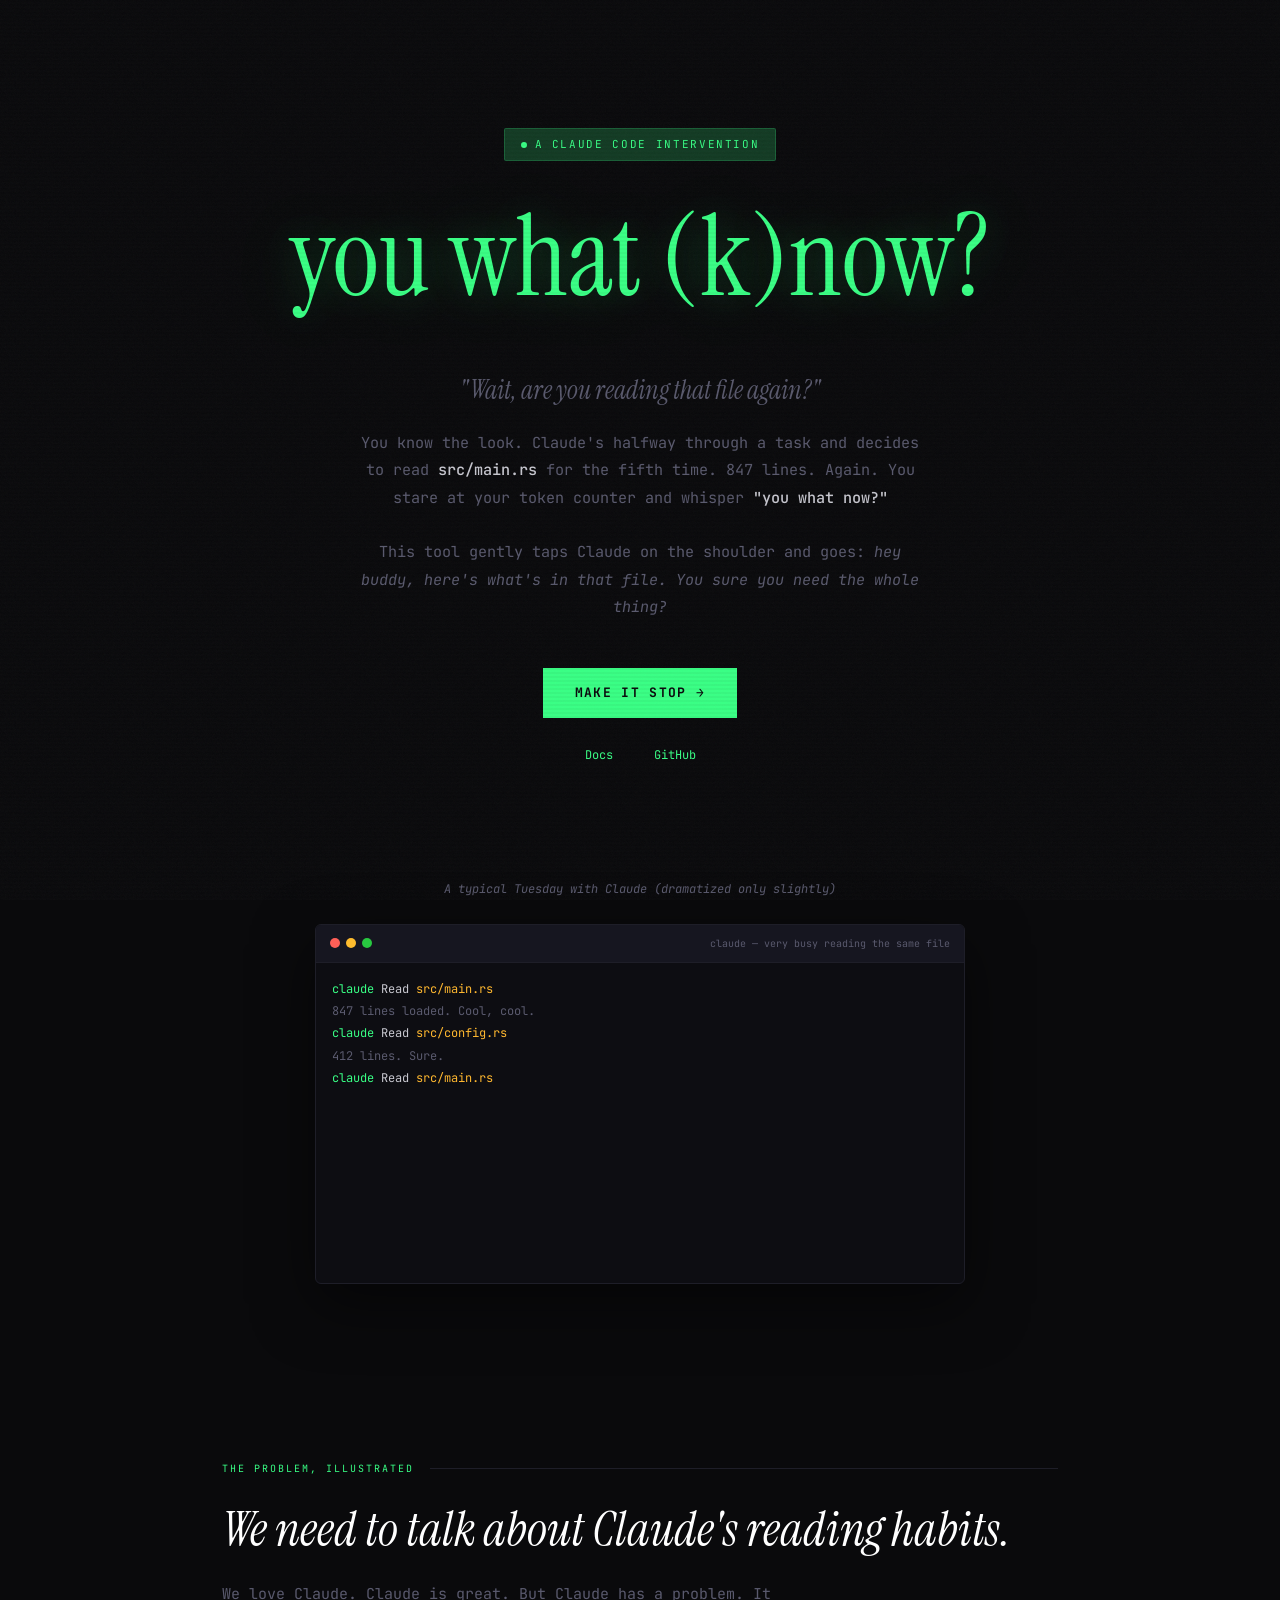
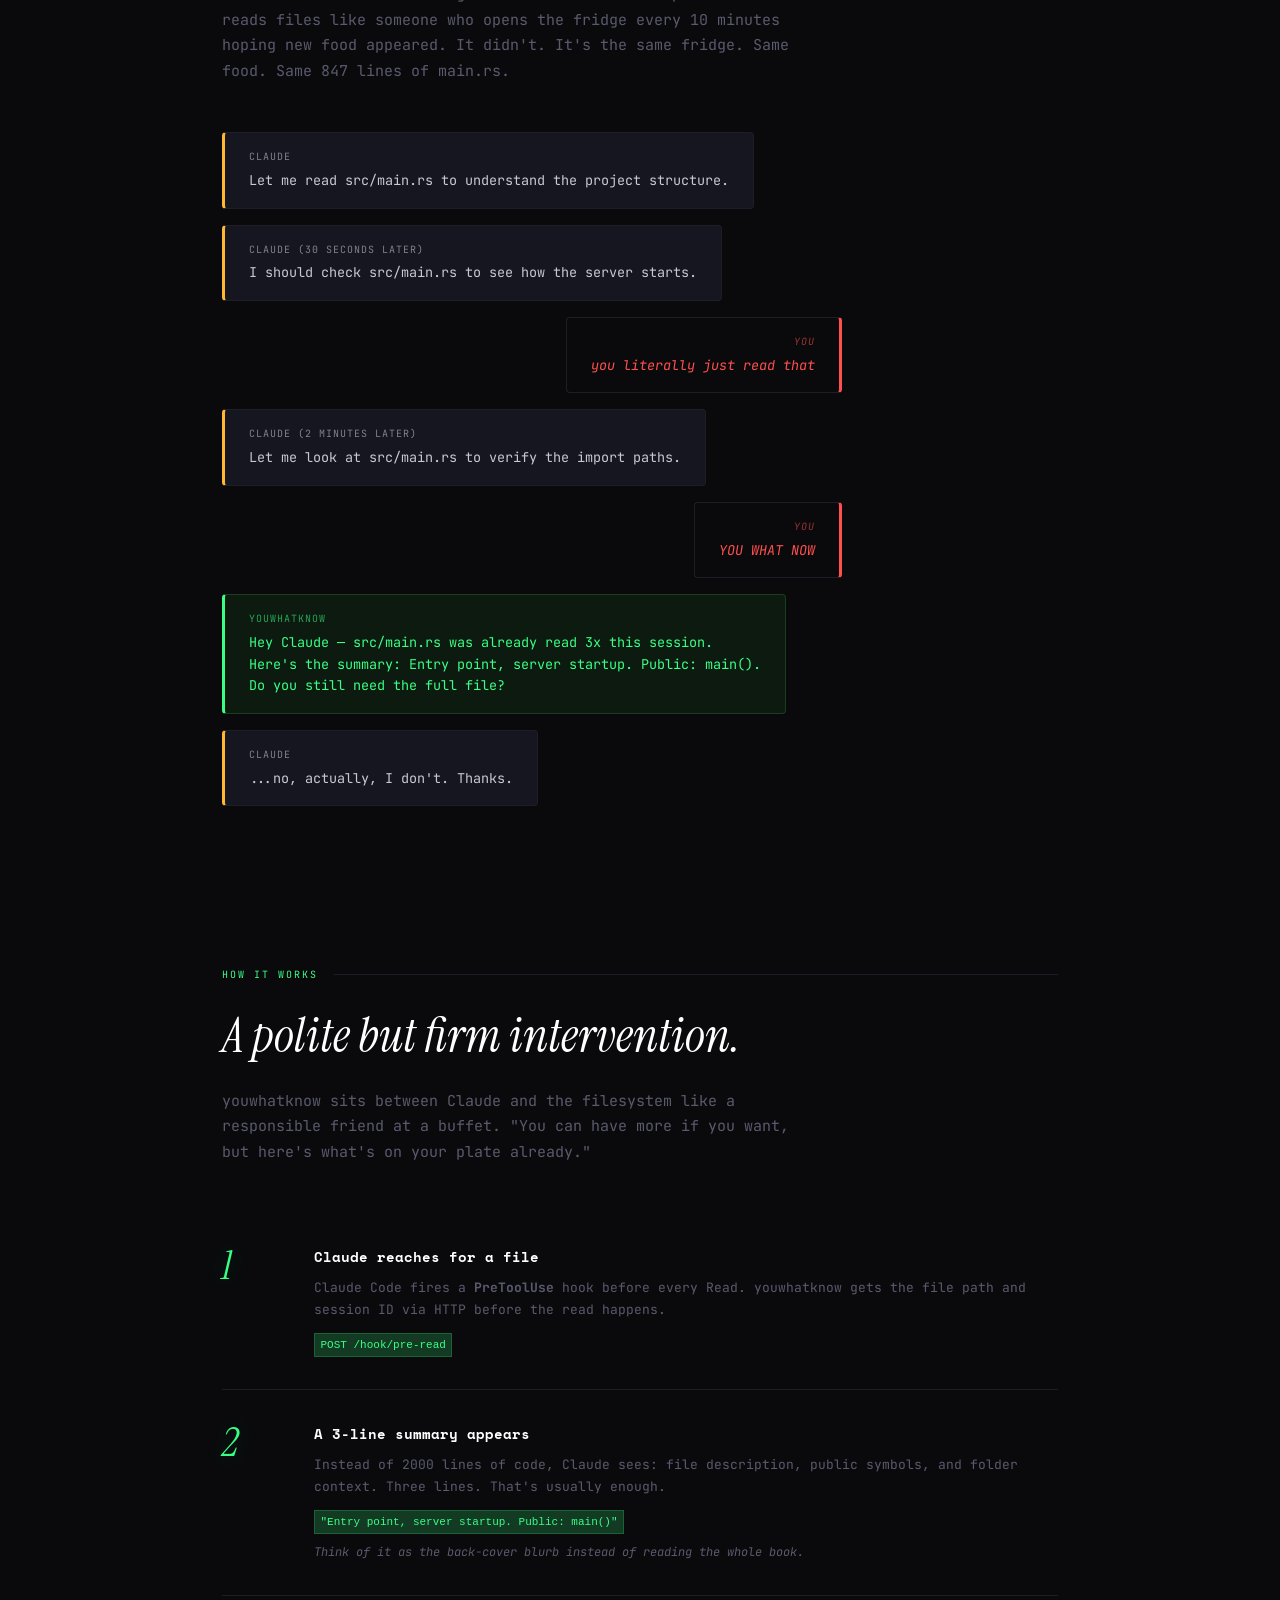
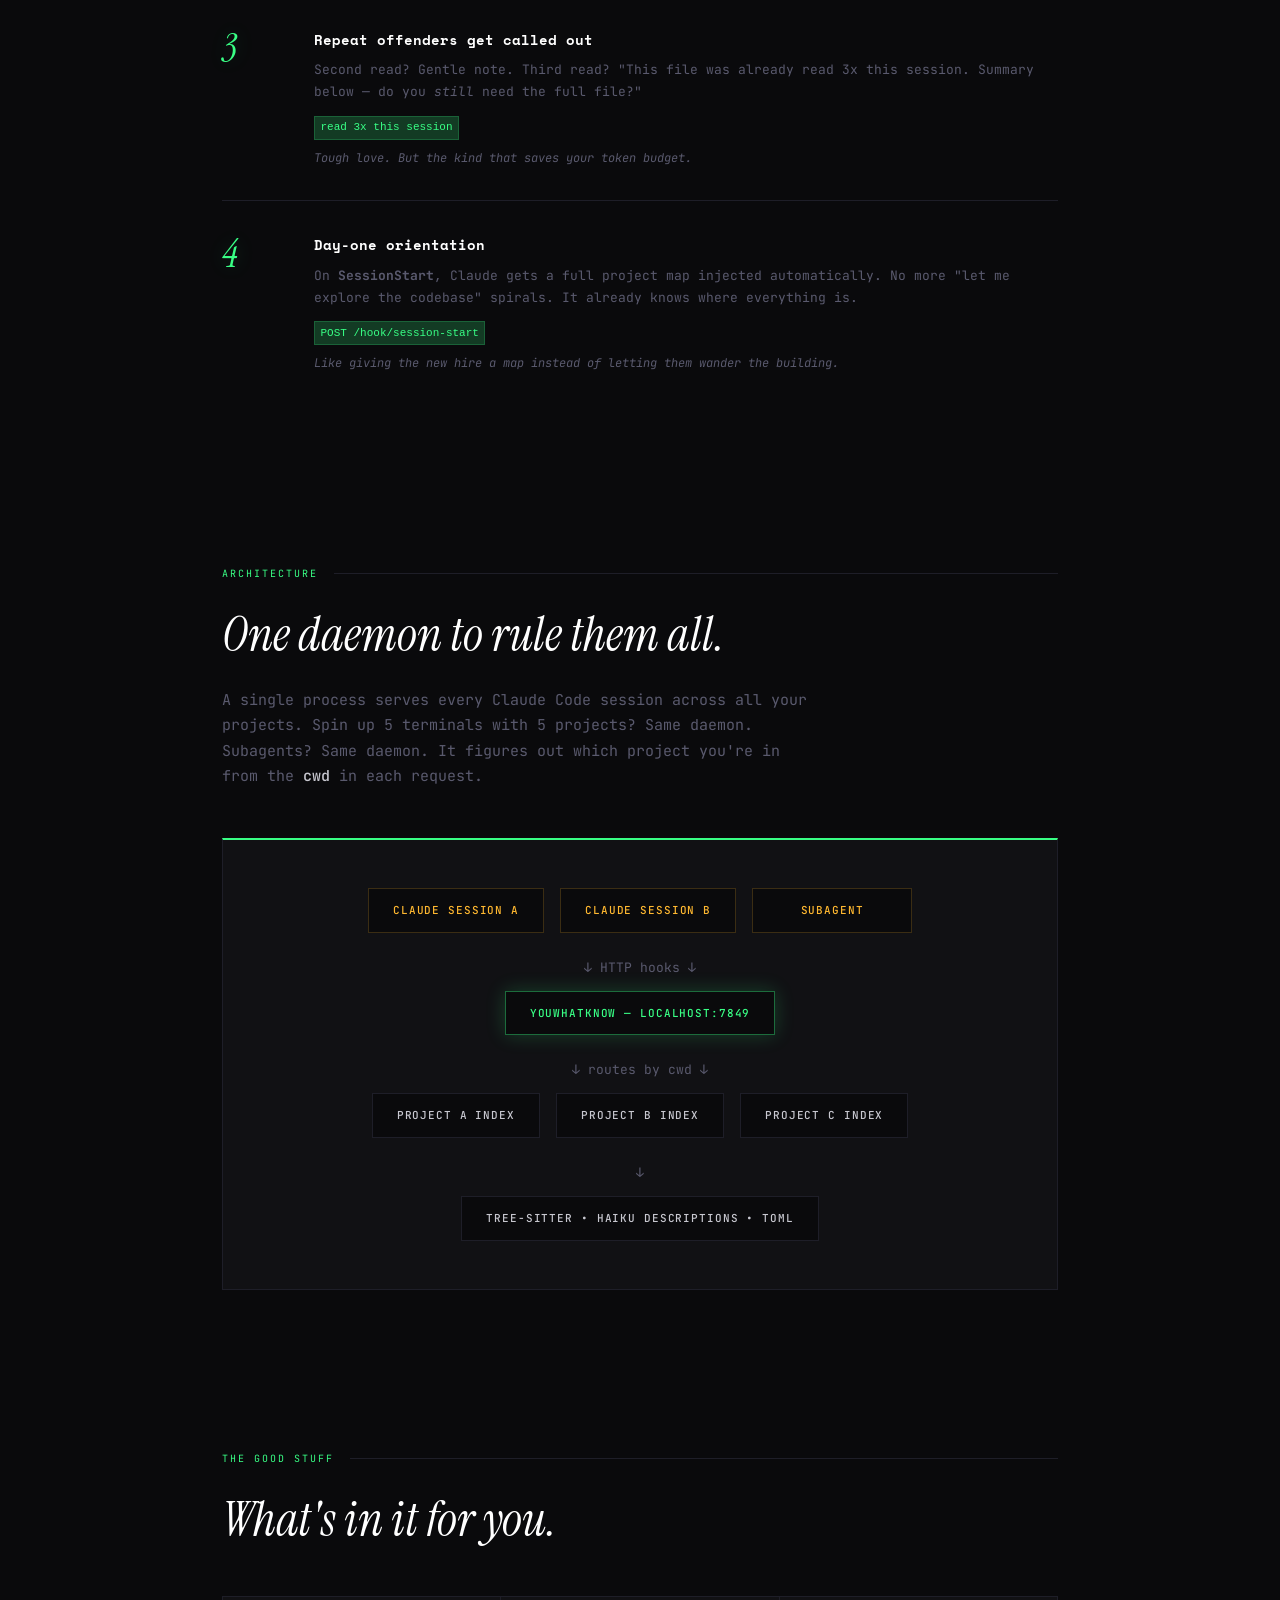
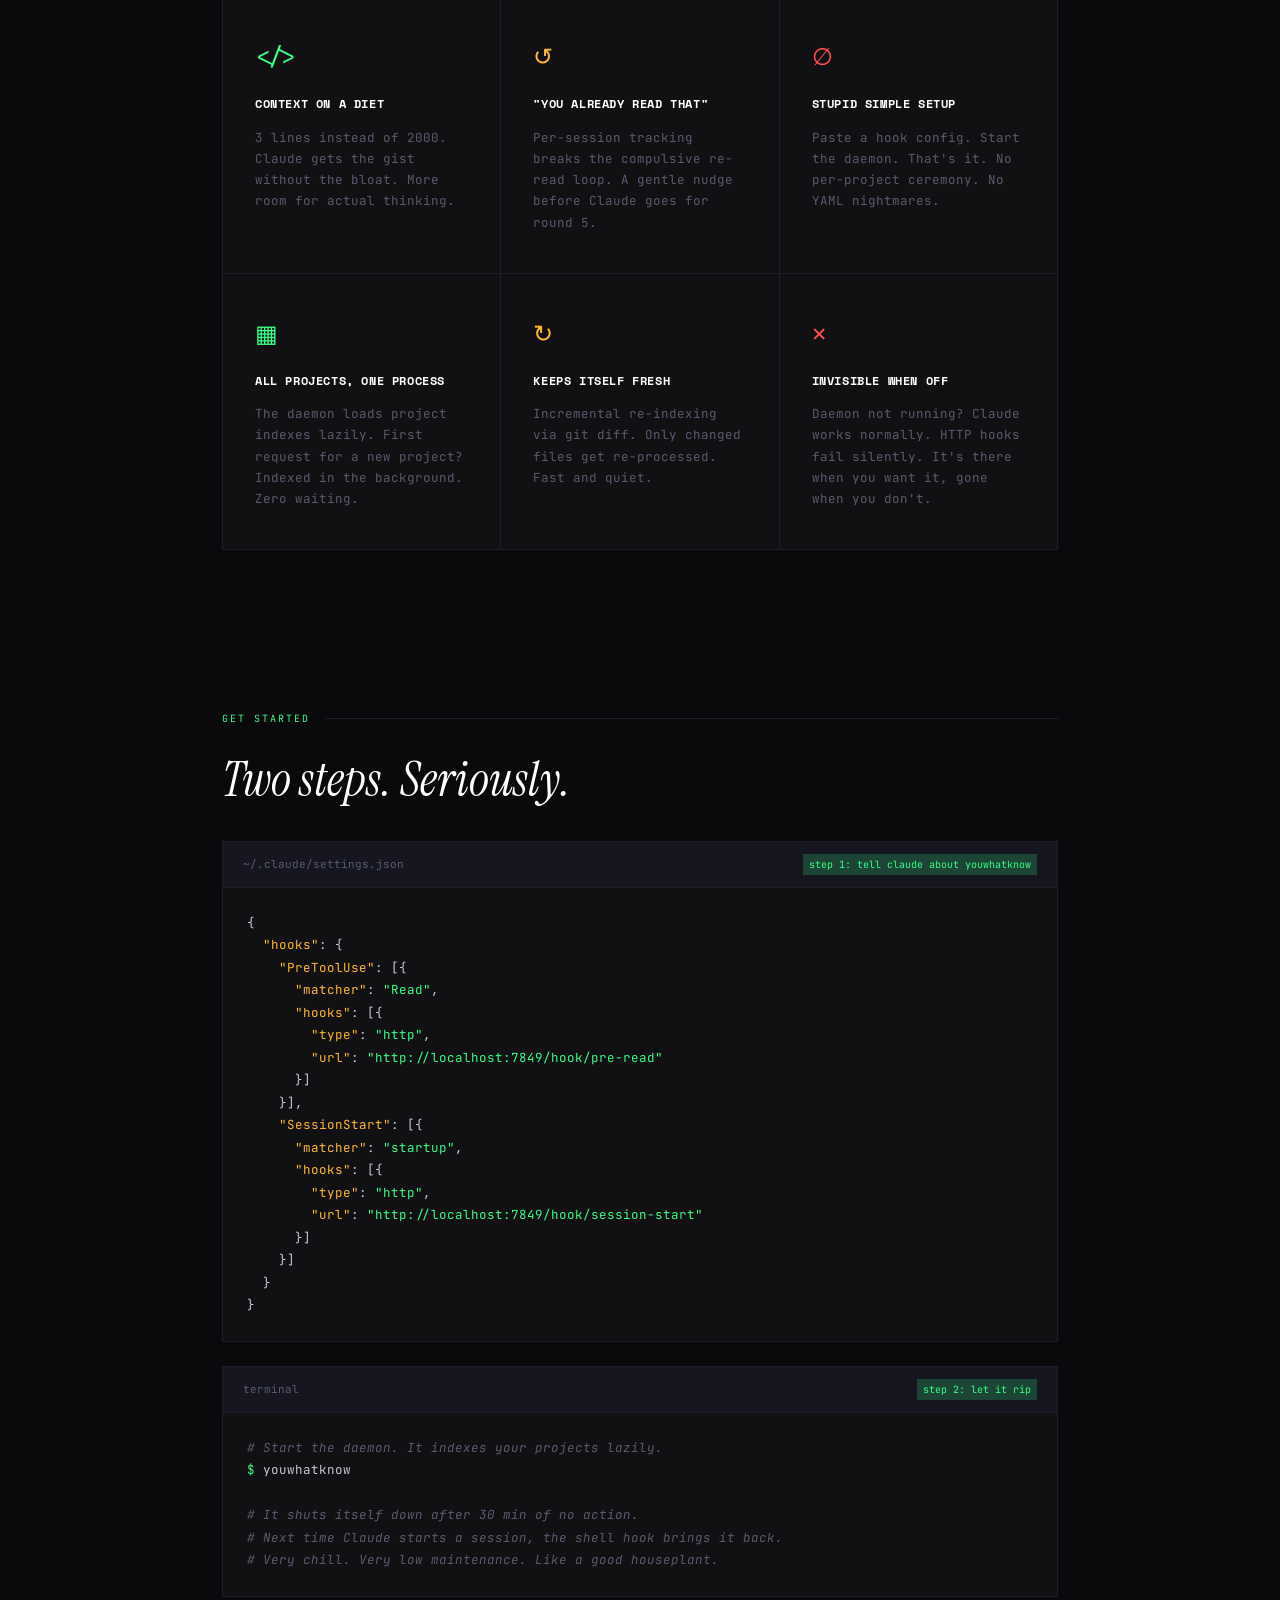
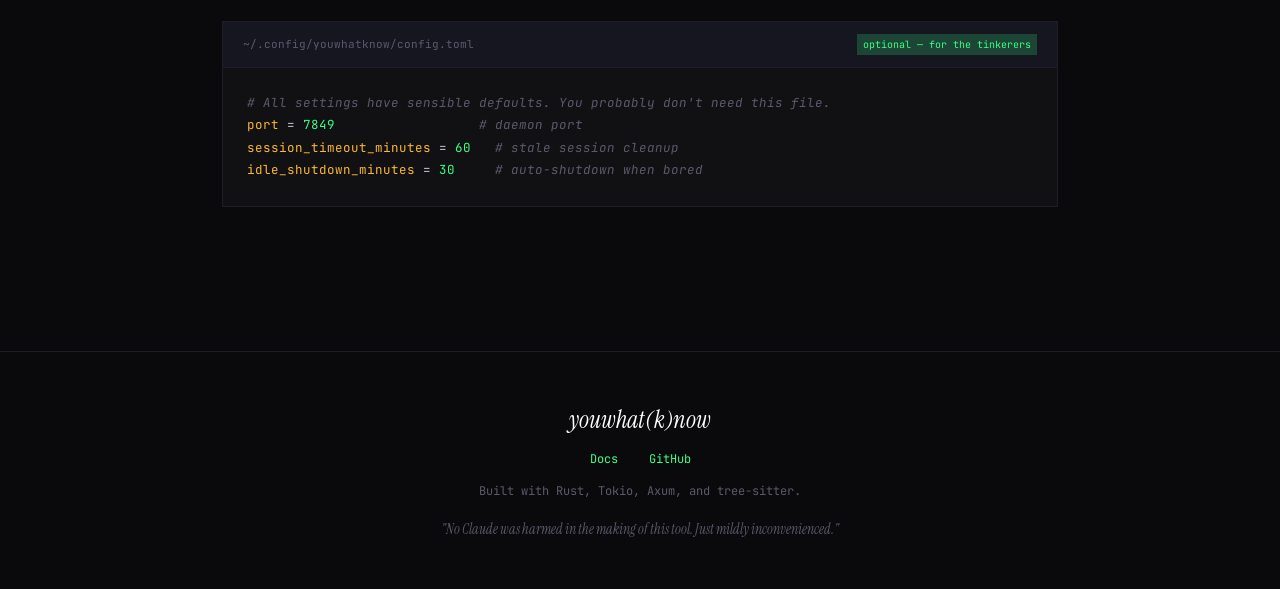
<file: website/index.html>
<!DOCTYPE html>
<html lang="en">
<head>
    <meta charset="UTF-8">
    <meta name="viewport" content="width=device-width, initial-scale=1.0">
    <title>youwhatknow &mdash; Claude, buddy, you already read that file</title>
    <link rel="preconnect" href="https://fonts.googleapis.com">
    <link rel="preconnect" href="https://fonts.gstatic.com" crossorigin>
    <link href="https://fonts.googleapis.com/css2?family=JetBrains+Mono:wght@300;400;500;700&family=Space+Mono:wght@400;700&family=Instrument+Serif:ital@0;1&display=swap" rel="stylesheet">
    <style>
        :root {
            --bg: #0a0a0c;
            --bg-card: #111114;
            --glow: #39ff85;
            --glow-dim: #39ff8533;
            --glow-mid: #39ff8566;
            --amber: #ffb830;
            --amber-dim: #ffb83033;
            --red: #ff4f4f;
            --text: #c8c8d0;
            --text-dim: #5a5a6e;
            --border: #1e1e28;
            --mono: 'JetBrains Mono', 'Courier New', monospace;
            --display: 'Space Mono', monospace;
            --serif: 'Instrument Serif', Georgia, serif;
        }

        * { margin: 0; padding: 0; box-sizing: border-box; }
        html { scroll-behavior: smooth; }

        body {
            background: var(--bg);
            color: var(--text);
            font-family: var(--mono);
            font-size: 15px;
            line-height: 1.7;
            overflow-x: hidden;
        }

        body::after {
            content: '';
            position: fixed;
            inset: 0;
            background: repeating-linear-gradient(0deg, transparent, transparent 2px, rgba(0,0,0,0.03) 2px, rgba(0,0,0,0.03) 4px);
            pointer-events: none;
            z-index: 9999;
        }

        body::before {
            content: '';
            position: fixed;
            inset: 0;
            opacity: 0.035;
            background-image: url("data:image/svg+xml,%3Csvg viewBox='0 0 256 256' xmlns='http://www.w3.org/2000/svg'%3E%3Cfilter id='n'%3E%3CfeTurbulence type='fractalNoise' baseFrequency='0.9' numOctaves='4' stitchTiles='stitch'/%3E%3C/filter%3E%3Crect width='100%25' height='100%25' filter='url(%23n)'/%3E%3C/svg%3E");
            background-size: 128px;
            pointer-events: none;
            z-index: 9998;
        }

        a { color: var(--glow); text-decoration: none; }
        a:hover { text-decoration: underline; }
        .container { max-width: 900px; margin: 0 auto; padding: 0 2rem; }

        /* ── Hero ── */
        .hero {
            padding: 8rem 0 4rem;
            text-align: center;
        }

        .hero-badge {
            display: inline-flex;
            align-items: center;
            gap: 0.5rem;
            font-size: 11px;
            text-transform: uppercase;
            letter-spacing: 0.15em;
            color: var(--glow);
            border: 1px solid var(--glow-dim);
            padding: 0.4rem 1rem;
            border-radius: 2px;
            margin-bottom: 2.5rem;
            background: var(--glow-dim);
            animation: fadeSlideUp 0.8s ease both;
        }

        .hero-badge-dot {
            width: 6px; height: 6px;
            background: var(--glow);
            border-radius: 50%;
            display: inline-block;
            animation: pulse 2s ease-in-out infinite;
        }

        .hero h1 {
            font-family: var(--serif);
            font-size: clamp(3.5rem, 9vw, 7rem);
            font-weight: 400;
            font-style: italic;
            line-height: 1;
            color: #fff;
            margin-bottom: 0.5em;
            animation: fadeSlideUp 0.8s ease 0.1s both;
        }

        .hero h1 em {
            font-style: normal;
            color: var(--glow);
            text-shadow: 0 0 40px var(--glow-dim), 0 0 80px var(--glow-dim);
        }

        .hero-tagline {
            font-family: var(--serif);
            font-size: clamp(1.2rem, 2.5vw, 1.6rem);
            font-style: italic;
            color: var(--text-dim);
            margin-bottom: 1rem;
            animation: fadeSlideUp 0.8s ease 0.15s both;
        }

        .hero-sub {
            font-size: 0.95rem;
            color: var(--text-dim);
            max-width: 560px;
            margin: 0 auto 3rem;
            line-height: 1.8;
            animation: fadeSlideUp 0.8s ease 0.2s both;
        }

        .hero-sub strong { color: var(--text); font-weight: 500; }

        .hero-cta {
            display: inline-flex;
            align-items: center;
            gap: 0.75rem;
            background: var(--glow);
            color: var(--bg);
            font-family: var(--mono);
            font-size: 13px;
            font-weight: 700;
            padding: 0.85rem 2rem;
            border: none;
            cursor: pointer;
            text-transform: uppercase;
            letter-spacing: 0.1em;
            transition: all 0.2s;
            animation: fadeSlideUp 0.8s ease 0.3s both;
            text-decoration: none;
        }

        .hero-cta:hover {
            background: #fff;
            text-decoration: none;
            box-shadow: 0 0 30px var(--glow-dim);
        }

        /* ── Terminal ── */
        .terminal-section {
            padding: 3rem 0 6rem;
            animation: fadeSlideUp 1s ease 0.5s both;
        }

        .terminal-label {
            text-align: center;
            font-size: 12px;
            color: var(--text-dim);
            margin-bottom: 1.5rem;
            font-style: italic;
        }

        .terminal {
            background: #0d0d12;
            border: 1px solid var(--border);
            border-radius: 6px;
            overflow: hidden;
            font-size: 12px;
            box-shadow: 0 20px 60px rgba(0,0,0,0.5);
            max-width: 650px;
            margin: 0 auto;
        }

        .terminal-bar {
            display: flex;
            align-items: center;
            gap: 6px;
            padding: 10px 14px;
            background: #161620;
            border-bottom: 1px solid var(--border);
        }

        .terminal-dot { width: 10px; height: 10px; border-radius: 50%; }
        .terminal-dot.r { background: #ff5f57; }
        .terminal-dot.y { background: #febc2e; }
        .terminal-dot.g { background: #28c840; }

        .terminal-bar-title {
            margin-left: auto;
            font-size: 10px;
            color: var(--text-dim);
        }

        .terminal-body {
            padding: 16px;
            min-height: 320px;
        }

        .term-line {
            margin-bottom: 2px;
            opacity: 0;
            animation: termFadeIn 0.15s ease forwards;
            white-space: nowrap;
        }

        .t-prompt { color: var(--glow); }
        .t-cmd { color: var(--text); }
        .t-file { color: var(--amber); }
        .t-warn { color: var(--red); }
        .t-ok { color: var(--glow); }
        .t-dim { color: var(--text-dim); }
        .t-bold { font-weight: 700; }

        .cursor-blink {
            display: inline-block;
            width: 7px; height: 14px;
            background: var(--glow);
            animation: blink 1s step-end infinite;
            vertical-align: middle;
            margin-left: 2px;
        }

        /* ── Sections ── */
        section { padding: 5rem 0; }

        .section-label {
            font-size: 10px;
            text-transform: uppercase;
            letter-spacing: 0.2em;
            color: var(--glow);
            margin-bottom: 1.5rem;
            display: flex;
            align-items: center;
            gap: 1rem;
        }

        .section-label::after {
            content: '';
            flex: 1;
            height: 1px;
            background: var(--border);
        }

        h2 {
            font-family: var(--serif);
            font-size: clamp(2rem, 4vw, 3rem);
            font-weight: 400;
            font-style: italic;
            color: #fff;
            margin-bottom: 1.5rem;
            line-height: 1.2;
        }

        .muted { color: var(--text-dim); max-width: 600px; }
        .muted strong { color: var(--text); font-weight: 500; }

        /* ── Conversation bubbles for the problem section ── */
        .convo {
            margin-top: 3rem;
            display: flex;
            flex-direction: column;
            gap: 1rem;
            max-width: 620px;
        }

        .bubble {
            padding: 1rem 1.5rem;
            border-radius: 4px;
            font-size: 13.5px;
            line-height: 1.6;
            position: relative;
            animation: fadeSlideUp 0.5s ease both;
        }

        .bubble-claude {
            background: #161620;
            border: 1px solid var(--border);
            align-self: flex-start;
            border-left: 3px solid var(--amber);
        }

        .bubble-you {
            background: var(--bg);
            border: 1px solid var(--border);
            align-self: flex-end;
            border-right: 3px solid var(--red);
            text-align: right;
            font-style: italic;
            color: var(--red);
        }

        .bubble-ywk {
            background: #0d1a10;
            border: 1px solid #1a3d1f;
            align-self: flex-start;
            border-left: 3px solid var(--glow);
            color: var(--glow);
        }

        .bubble-who {
            font-size: 10px;
            text-transform: uppercase;
            letter-spacing: 0.1em;
            margin-bottom: 0.3rem;
            opacity: 0.6;
        }

        /* ── How it works ── */
        .flow { display: grid; gap: 0; margin-top: 3rem; }

        .flow-step {
            display: grid;
            grid-template-columns: 60px 1fr;
            gap: 2rem;
            padding: 2rem 0;
            border-bottom: 1px solid var(--border);
        }

        .flow-step:last-child { border-bottom: none; }

        .flow-num {
            font-family: var(--serif);
            font-size: 2.5rem;
            font-style: italic;
            color: var(--glow);
            line-height: 1;
            text-shadow: 0 0 20px var(--glow-dim);
        }

        .flow-step h3 {
            font-family: var(--display);
            font-size: 14px;
            color: #fff;
            margin-bottom: 0.5rem;
        }

        .flow-step p { font-size: 13px; color: var(--text-dim); line-height: 1.7; }

        .flow-step code {
            display: inline-block;
            background: var(--glow-dim);
            color: var(--glow);
            padding: 0.15em 0.5em;
            font-size: 11px;
            margin-top: 0.75rem;
            border: 1px solid var(--glow-dim);
        }

        .flow-aside {
            font-size: 12px;
            color: var(--text-dim);
            font-style: italic;
            margin-top: 0.5rem;
        }

        /* ── Architecture ── */
        .arch-diagram {
            background: var(--bg-card);
            border: 1px solid var(--border);
            padding: 3rem 2rem;
            margin-top: 3rem;
            border-top: 2px solid var(--glow);
        }

        .arch-row {
            display: flex;
            justify-content: center;
            align-items: center;
            gap: 1rem;
            margin-bottom: 1.5rem;
            flex-wrap: wrap;
        }

        .arch-row:last-child { margin-bottom: 0; }

        .arch-box {
            padding: 0.75rem 1.5rem;
            font-size: 11px;
            font-weight: 500;
            text-transform: uppercase;
            letter-spacing: 0.08em;
            text-align: center;
            border: 1px solid var(--border);
            background: var(--bg);
            min-width: 160px;
        }

        .arch-box.primary {
            border-color: var(--glow-mid);
            color: var(--glow);
            box-shadow: 0 0 20px var(--glow-dim);
        }

        .arch-box.secondary { border-color: var(--amber-dim); color: var(--amber); }

        .arch-arrow-down {
            display: block;
            text-align: center;
            margin: 0.75rem 0;
            color: var(--text-dim);
            font-size: 13px;
        }

        /* ── Benefits ── */
        .benefits-grid {
            display: grid;
            grid-template-columns: repeat(3, 1fr);
            gap: 1px;
            background: var(--border);
            margin-top: 3rem;
            border: 1px solid var(--border);
        }

        .benefit { background: var(--bg-card); padding: 2.5rem 2rem; }
        .benefit-icon { font-size: 1.5rem; margin-bottom: 1rem; display: block; }

        .benefit h3 {
            font-family: var(--display);
            font-size: 12px;
            text-transform: uppercase;
            letter-spacing: 0.05em;
            color: #fff;
            margin-bottom: 0.75rem;
        }

        .benefit p { font-size: 12.5px; color: var(--text-dim); line-height: 1.7; }

        /* ── Setup ── */
        .setup-block {
            background: var(--bg-card);
            border: 1px solid var(--border);
            margin-top: 2rem;
            overflow: hidden;
        }

        .setup-header {
            display: flex;
            align-items: center;
            justify-content: space-between;
            padding: 0.75rem 1.25rem;
            background: #161620;
            border-bottom: 1px solid var(--border);
            font-size: 11px;
            color: var(--text-dim);
        }

        .setup-tag {
            color: var(--glow);
            background: var(--glow-dim);
            padding: 0.2em 0.6em;
            font-size: 10px;
        }

        .setup-code {
            padding: 1.5rem;
            font-size: 12.5px;
            line-height: 1.8;
            overflow-x: auto;
            white-space: pre;
            font-family: var(--mono);
        }

        .k { color: var(--amber); }
        .s { color: var(--glow); }
        .c { color: var(--text-dim); font-style: italic; }

        /* ── Footer ── */
        footer {
            border-top: 1px solid var(--border);
            padding: 3rem 0;
            margin-top: 4rem;
            text-align: center;
        }

        footer p { font-size: 12px; color: var(--text-dim); }

        .footer-logo {
            font-family: var(--serif);
            font-style: italic;
            font-size: 1.5rem;
            color: #fff;
            margin-bottom: 0.5rem;
        }

        .footer-quip {
            font-family: var(--serif);
            font-style: italic;
            font-size: 14px;
            color: var(--text-dim);
            margin-top: 1rem;
        }

        /* ── Animations ── */
        @keyframes fadeSlideUp {
            from { opacity: 0; transform: translateY(20px); }
            to { opacity: 1; transform: translateY(0); }
        }

        @keyframes pulse {
            0%, 100% { opacity: 1; }
            50% { opacity: 0.3; }
        }

        @keyframes termFadeIn {
            from { opacity: 0; }
            to { opacity: 1; }
        }

        @keyframes blink {
            0%, 100% { opacity: 1; }
            50% { opacity: 0; }
        }

        .reveal {
            opacity: 0;
            transform: translateY(30px);
            transition: all 0.7s cubic-bezier(0.16, 1, 0.3, 1);
        }

        .reveal.visible { opacity: 1; transform: translateY(0); }

        @media (max-width: 900px) {
            .benefits-grid { grid-template-columns: 1fr; }
            .arch-row { flex-direction: column; }
            .bubble-you { align-self: flex-start; text-align: left; }
        }
    </style>
</head>
<body>

<!-- ═══ HERO ═══ -->
<section class="hero">
    <div class="container">
        <div class="hero-badge"><span class="hero-badge-dot"></span> A Claude Code intervention</div>
        <h1><em>you what (k)now?</em></h1>
        <p class="hero-tagline">"Wait, are you reading that file again?"</p>
        <p class="hero-sub">
            You know the look. Claude's halfway through a task and decides to read <strong>src/main.rs</strong> for the fifth time.
            847 lines. Again. You stare at your token counter and whisper <strong>"you what now?"</strong>
            <br><br>
            This tool gently taps Claude on the shoulder and goes: <em>hey buddy, here's what's in that file. You sure you need the whole thing?</em>
        </p>
        <a href="#setup" class="hero-cta">Make it stop &#8594;</a>
        <div style="margin-top: 1.5rem; animation: fadeSlideUp 0.8s ease 0.4s both;">
            <a href="docs.html" style="font-size: 12px; margin-right: 2rem;">Docs</a>
            <a href="https://github.com/wavefunk/youwhatknow" style="font-size: 12px;">GitHub</a>
        </div>
    </div>
</section>

<!-- ═══ TERMINAL DEMO ═══ -->
<div class="terminal-section">
    <div class="container">
        <p class="terminal-label">A typical Tuesday with Claude (dramatized only slightly)</p>
        <div class="terminal">
            <div class="terminal-bar">
                <div class="terminal-dot r"></div>
                <div class="terminal-dot y"></div>
                <div class="terminal-dot g"></div>
                <span class="terminal-bar-title">claude &mdash; very busy reading the same file</span>
            </div>
            <div class="terminal-body" id="terminal-demo"></div>
        </div>
    </div>
</div>

<!-- ═══ THE PROBLEM ═══ -->
<section class="reveal">
    <div class="container">
        <div class="section-label">The problem, illustrated</div>
        <h2>We need to talk about Claude's reading habits.</h2>
        <p class="muted">
            We love Claude. Claude is great. But Claude has a problem. It reads files like someone
            who opens the fridge every 10 minutes hoping new food appeared.
            It didn't. It's the same fridge. Same food. Same 847 lines of main.rs.
        </p>

        <div class="convo">
            <div class="bubble bubble-claude">
                <div class="bubble-who">Claude</div>
                Let me read src/main.rs to understand the project structure.
            </div>
            <div class="bubble bubble-claude">
                <div class="bubble-who">Claude (30 seconds later)</div>
                I should check src/main.rs to see how the server starts.
            </div>
            <div class="bubble bubble-you">
                <div class="bubble-who">You</div>
                you literally just read that
            </div>
            <div class="bubble bubble-claude">
                <div class="bubble-who">Claude (2 minutes later)</div>
                Let me look at src/main.rs to verify the import paths.
            </div>
            <div class="bubble bubble-you">
                <div class="bubble-who">You</div>
                YOU WHAT NOW
            </div>
            <div class="bubble bubble-ywk">
                <div class="bubble-who">youwhatknow</div>
                Hey Claude &#8212; src/main.rs was already read 3x this session.<br>
                Here's the summary: Entry point, server startup. Public: main().<br>
                Do you still need the full file?
            </div>
            <div class="bubble bubble-claude">
                <div class="bubble-who">Claude</div>
                ...no, actually, I don't. Thanks.
            </div>
        </div>
    </div>
</section>

<!-- ═══ HOW IT WORKS ═══ -->
<section class="reveal">
    <div class="container">
        <div class="section-label">How it works</div>
        <h2>A polite but firm intervention.</h2>
        <p class="muted">
            youwhatknow sits between Claude and the filesystem like a responsible friend at a buffet.
            "You can have more if you want, but here's what's on your plate already."
        </p>

        <div class="flow">
            <div class="flow-step">
                <div class="flow-num">1</div>
                <div>
                    <h3>Claude reaches for a file</h3>
                    <p>Claude Code fires a <strong>PreToolUse</strong> hook before every Read.
                    youwhatknow gets the file path and session ID via HTTP before the read happens.</p>
                    <code>POST /hook/pre-read</code>
                </div>
            </div>
            <div class="flow-step">
                <div class="flow-num">2</div>
                <div>
                    <h3>A 3-line summary appears</h3>
                    <p>Instead of 2000 lines of code, Claude sees: file description, public symbols,
                    and folder context. Three lines. That's usually enough.</p>
                    <code>"Entry point, server startup. Public: main()"</code>
                    <div class="flow-aside">Think of it as the back-cover blurb instead of reading the whole book.</div>
                </div>
            </div>
            <div class="flow-step">
                <div class="flow-num">3</div>
                <div>
                    <h3>Repeat offenders get called out</h3>
                    <p>Second read? Gentle note. Third read? "This file was already read 3x this session.
                    Summary below &#8212; do you <em>still</em> need the full file?"</p>
                    <code>read 3x this session</code>
                    <div class="flow-aside">Tough love. But the kind that saves your token budget.</div>
                </div>
            </div>
            <div class="flow-step">
                <div class="flow-num">4</div>
                <div>
                    <h3>Day-one orientation</h3>
                    <p>On <strong>SessionStart</strong>, Claude gets a full project map injected automatically.
                    No more "let me explore the codebase" spirals. It already knows where everything is.</p>
                    <code>POST /hook/session-start</code>
                    <div class="flow-aside">Like giving the new hire a map instead of letting them wander the building.</div>
                </div>
            </div>
        </div>
    </div>
</section>

<!-- ═══ ARCHITECTURE ═══ -->
<section class="reveal">
    <div class="container">
        <div class="section-label">Architecture</div>
        <h2>One daemon to rule them all.</h2>
        <p class="muted" style="margin-bottom: 1rem;">
            A single process serves every Claude Code session across all your projects.
            Spin up 5 terminals with 5 projects? Same daemon. Subagents? Same daemon.
            It figures out which project you're in from the <strong>cwd</strong> in each request.
        </p>

        <div class="arch-diagram">
            <div class="arch-row">
                <div class="arch-box secondary">Claude Session A</div>
                <div class="arch-box secondary">Claude Session B</div>
                <div class="arch-box secondary">Subagent</div>
            </div>
            <div class="arch-arrow-down">&#8595; HTTP hooks &#8595;</div>
            <div class="arch-row">
                <div class="arch-box primary">youwhatknow &#8212; localhost:7849</div>
            </div>
            <div class="arch-arrow-down">&#8595; routes by cwd &#8595;</div>
            <div class="arch-row">
                <div class="arch-box">Project A Index</div>
                <div class="arch-box">Project B Index</div>
                <div class="arch-box">Project C Index</div>
            </div>
            <div class="arch-arrow-down">&#8595;</div>
            <div class="arch-row">
                <div class="arch-box" style="min-width: 260px;">tree-sitter &#8226; haiku descriptions &#8226; TOML</div>
            </div>
        </div>
    </div>
</section>

<!-- ═══ BENEFITS ═══ -->
<section class="reveal">
    <div class="container">
        <div class="section-label">The good stuff</div>
        <h2>What's in it for you.</h2>

        <div class="benefits-grid">
            <div class="benefit">
                <span class="benefit-icon" style="color: var(--glow);">&lt;/&gt;</span>
                <h3>Context on a diet</h3>
                <p>3 lines instead of 2000. Claude gets the gist without the bloat. More room for actual thinking.</p>
            </div>
            <div class="benefit">
                <span class="benefit-icon" style="color: var(--amber);">&#8634;</span>
                <h3>"You already read that"</h3>
                <p>Per-session tracking breaks the compulsive re-read loop. A gentle nudge before Claude goes for round 5.</p>
            </div>
            <div class="benefit">
                <span class="benefit-icon" style="color: var(--red);">&#8709;</span>
                <h3>Stupid simple setup</h3>
                <p>Paste a hook config. Start the daemon. That's it. No per-project ceremony. No YAML nightmares.</p>
            </div>
            <div class="benefit">
                <span class="benefit-icon" style="color: var(--glow);">&#9638;</span>
                <h3>All projects, one process</h3>
                <p>The daemon loads project indexes lazily. First request for a new project? Indexed in the background. Zero waiting.</p>
            </div>
            <div class="benefit">
                <span class="benefit-icon" style="color: var(--amber);">&#8635;</span>
                <h3>Keeps itself fresh</h3>
                <p>Incremental re-indexing via git diff. Only changed files get re-processed. Fast and quiet.</p>
            </div>
            <div class="benefit">
                <span class="benefit-icon" style="color: var(--red);">&#10005;</span>
                <h3>Invisible when off</h3>
                <p>Daemon not running? Claude works normally. HTTP hooks fail silently. It's there when you want it, gone when you don't.</p>
            </div>
        </div>
    </div>
</section>

<!-- ═══ SETUP ═══ -->
<section class="reveal" id="setup">
    <div class="container">
        <div class="section-label">Get started</div>
        <h2>Two steps. Seriously.</h2>

        <div class="setup-block">
            <div class="setup-header">
                <span>~/.claude/settings.json</span>
                <span class="setup-tag">step 1: tell claude about youwhatknow</span>
            </div>
            <div class="setup-code">{
  <span class="k">"hooks"</span>: {
    <span class="k">"PreToolUse"</span>: [{
      <span class="k">"matcher"</span>: <span class="s">"Read"</span>,
      <span class="k">"hooks"</span>: [{
        <span class="k">"type"</span>: <span class="s">"http"</span>,
        <span class="k">"url"</span>: <span class="s">"http://localhost:7849/hook/pre-read"</span>
      }]
    }],
    <span class="k">"SessionStart"</span>: [{
      <span class="k">"matcher"</span>: <span class="s">"startup"</span>,
      <span class="k">"hooks"</span>: [{
        <span class="k">"type"</span>: <span class="s">"http"</span>,
        <span class="k">"url"</span>: <span class="s">"http://localhost:7849/hook/session-start"</span>
      }]
    }]
  }
}</div>
        </div>

        <div class="setup-block" style="margin-top: 1.5rem;">
            <div class="setup-header">
                <span>terminal</span>
                <span class="setup-tag">step 2: let it rip</span>
            </div>
            <div class="setup-code"><span class="c"># Start the daemon. It indexes your projects lazily.</span>
<span class="s">$</span> youwhatknow

<span class="c"># It shuts itself down after 30 min of no action.</span>
<span class="c"># Next time Claude starts a session, the shell hook brings it back.</span>
<span class="c"># Very chill. Very low maintenance. Like a good houseplant.</span></div>
        </div>

        <div class="setup-block" style="margin-top: 1.5rem;">
            <div class="setup-header">
                <span>~/.config/youwhatknow/config.toml</span>
                <span class="setup-tag">optional &#8212; for the tinkerers</span>
            </div>
            <div class="setup-code"><span class="c"># All settings have sensible defaults. You probably don't need this file.</span>
<span class="k">port</span> = <span class="s">7849</span>                  <span class="c"># daemon port</span>
<span class="k">session_timeout_minutes</span> = <span class="s">60</span>   <span class="c"># stale session cleanup</span>
<span class="k">idle_shutdown_minutes</span> = <span class="s">30</span>     <span class="c"># auto-shutdown when bored</span></div>
        </div>
    </div>
</section>

<footer>
    <div class="container">
        <div class="footer-logo">youwhat(k)now</div>
        <p style="margin-bottom: 0.75rem;">
            <a href="docs.html" style="font-size: 12px; margin-right: 1.5rem;">Docs</a>
            <a href="https://github.com/wavefunk/youwhatknow" style="font-size: 12px;">GitHub</a>
        </p>
        <p>Built with Rust, Tokio, Axum, and tree-sitter.</p>
        <p class="footer-quip">"No Claude was harmed in the making of this tool. Just mildly inconvenienced."</p>
    </div>
</footer>

<script>
(function() {
    var lines = [
        { type: 'cmd', prompt: 'claude', cmd: 'Read', file: 'src/main.rs' },
        { type: 'msg', text: '  847 lines loaded. Cool, cool.', cls: 't-dim' },
        { type: 'cmd', prompt: 'claude', cmd: 'Read', file: 'src/config.rs' },
        { type: 'msg', text: '  412 lines. Sure.', cls: 't-dim' },
        { type: 'cmd', prompt: 'claude', cmd: 'Read', file: 'src/main.rs' },
        { type: 'msg', text: '  847 lines. Wait, again?', cls: 't-warn' },
        { type: 'cmd', prompt: 'claude', cmd: 'Read', file: 'src/server.rs' },
        { type: 'msg', text: '  623 lines. At least this one is new.', cls: 't-dim' },
        { type: 'cmd', prompt: 'claude', cmd: 'Read', file: 'src/main.rs' },
        { type: 'msg', text: '  847 lines. Third time. Really?', cls: 't-warn' },
        { type: 'msg', text: '', cls: 't-dim' },
        { type: 'msg', text: '  youwhatknow: hey, buddy.', cls: 't-ok t-bold' },
        { type: 'msg', text: '  -- src/main.rs (read 3x this session) --', cls: 't-ok' },
        { type: 'msg', text: '  Entry point, server startup', cls: 't-ok' },
        { type: 'msg', text: '  Public: main()', cls: 't-ok' },
        { type: 'msg', text: '  You sure you need all 847 lines again?', cls: 't-warn' },
    ];

    var terminal = document.getElementById('terminal-demo');
    var lineIndex = 0;

    function addLine() {
        if (lineIndex >= lines.length) {
            var cursor = document.createElement('span');
            cursor.className = 'cursor-blink';
            if (terminal.lastElementChild) {
                terminal.lastElementChild.appendChild(cursor);
            }
            return;
        }

        var line = lines[lineIndex];
        var el = document.createElement('div');
        el.className = 'term-line';

        if (line.type === 'cmd') {
            var prompt = document.createElement('span');
            prompt.className = 't-prompt';
            prompt.textContent = line.prompt;
            var space1 = document.createTextNode(' ');
            var cmd = document.createElement('span');
            cmd.className = 't-cmd';
            cmd.textContent = line.cmd;
            var space2 = document.createTextNode(' ');
            var file = document.createElement('span');
            file.className = 't-file';
            file.textContent = line.file;
            el.appendChild(prompt);
            el.appendChild(space1);
            el.appendChild(cmd);
            el.appendChild(space2);
            el.appendChild(file);
        } else {
            var span = document.createElement('span');
            span.className = line.cls;
            span.textContent = line.text;
            el.appendChild(span);
        }

        terminal.appendChild(el);
        lineIndex++;

        var delay = line.text === '' ? 500 : (lineIndex > 10 ? 150 : 300);
        setTimeout(addLine, delay);
    }

    setTimeout(addLine, 1000);

    var observer = new IntersectionObserver(function(entries) {
        entries.forEach(function(entry) {
            if (entry.isIntersecting) {
                entry.target.classList.add('visible');
            }
        });
    }, { threshold: 0.15 });

    document.querySelectorAll('.reveal').forEach(function(el) {
        observer.observe(el);
    });
})();
</script>

</body>
</html>
</file>
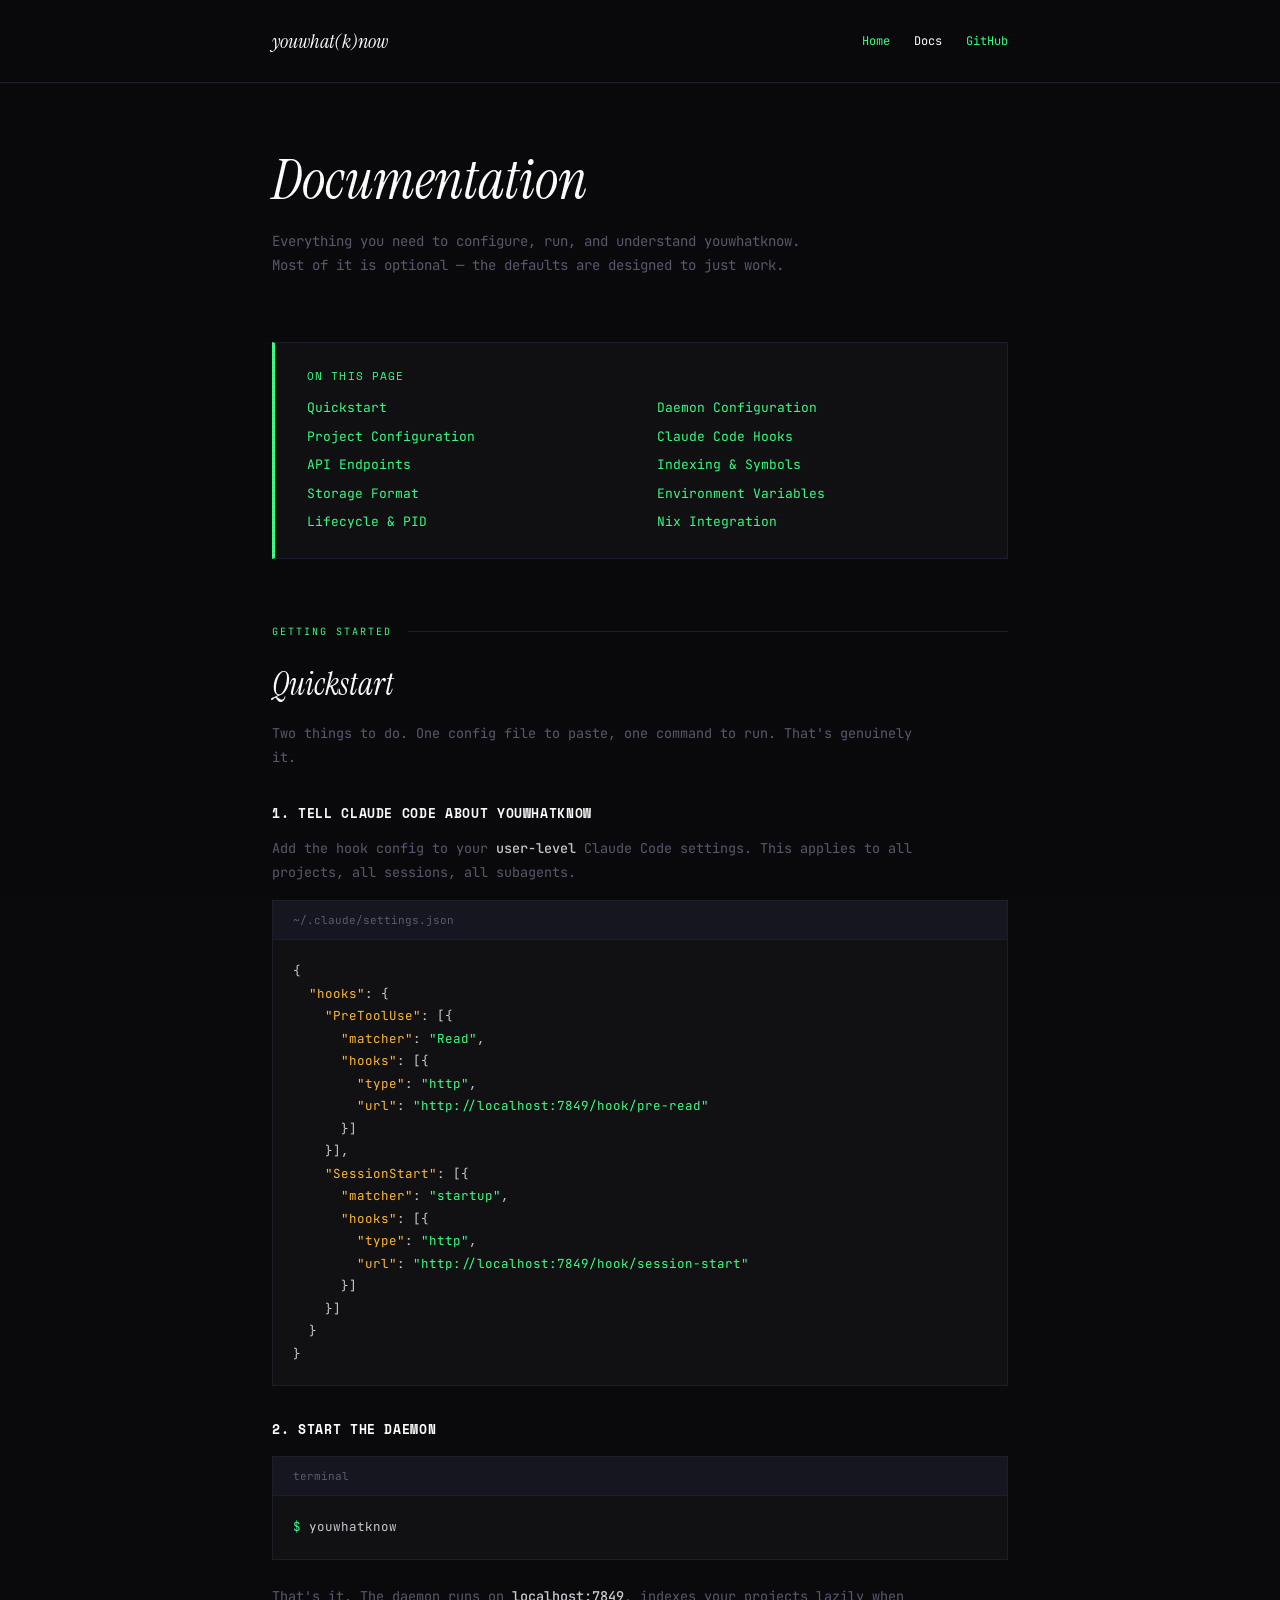
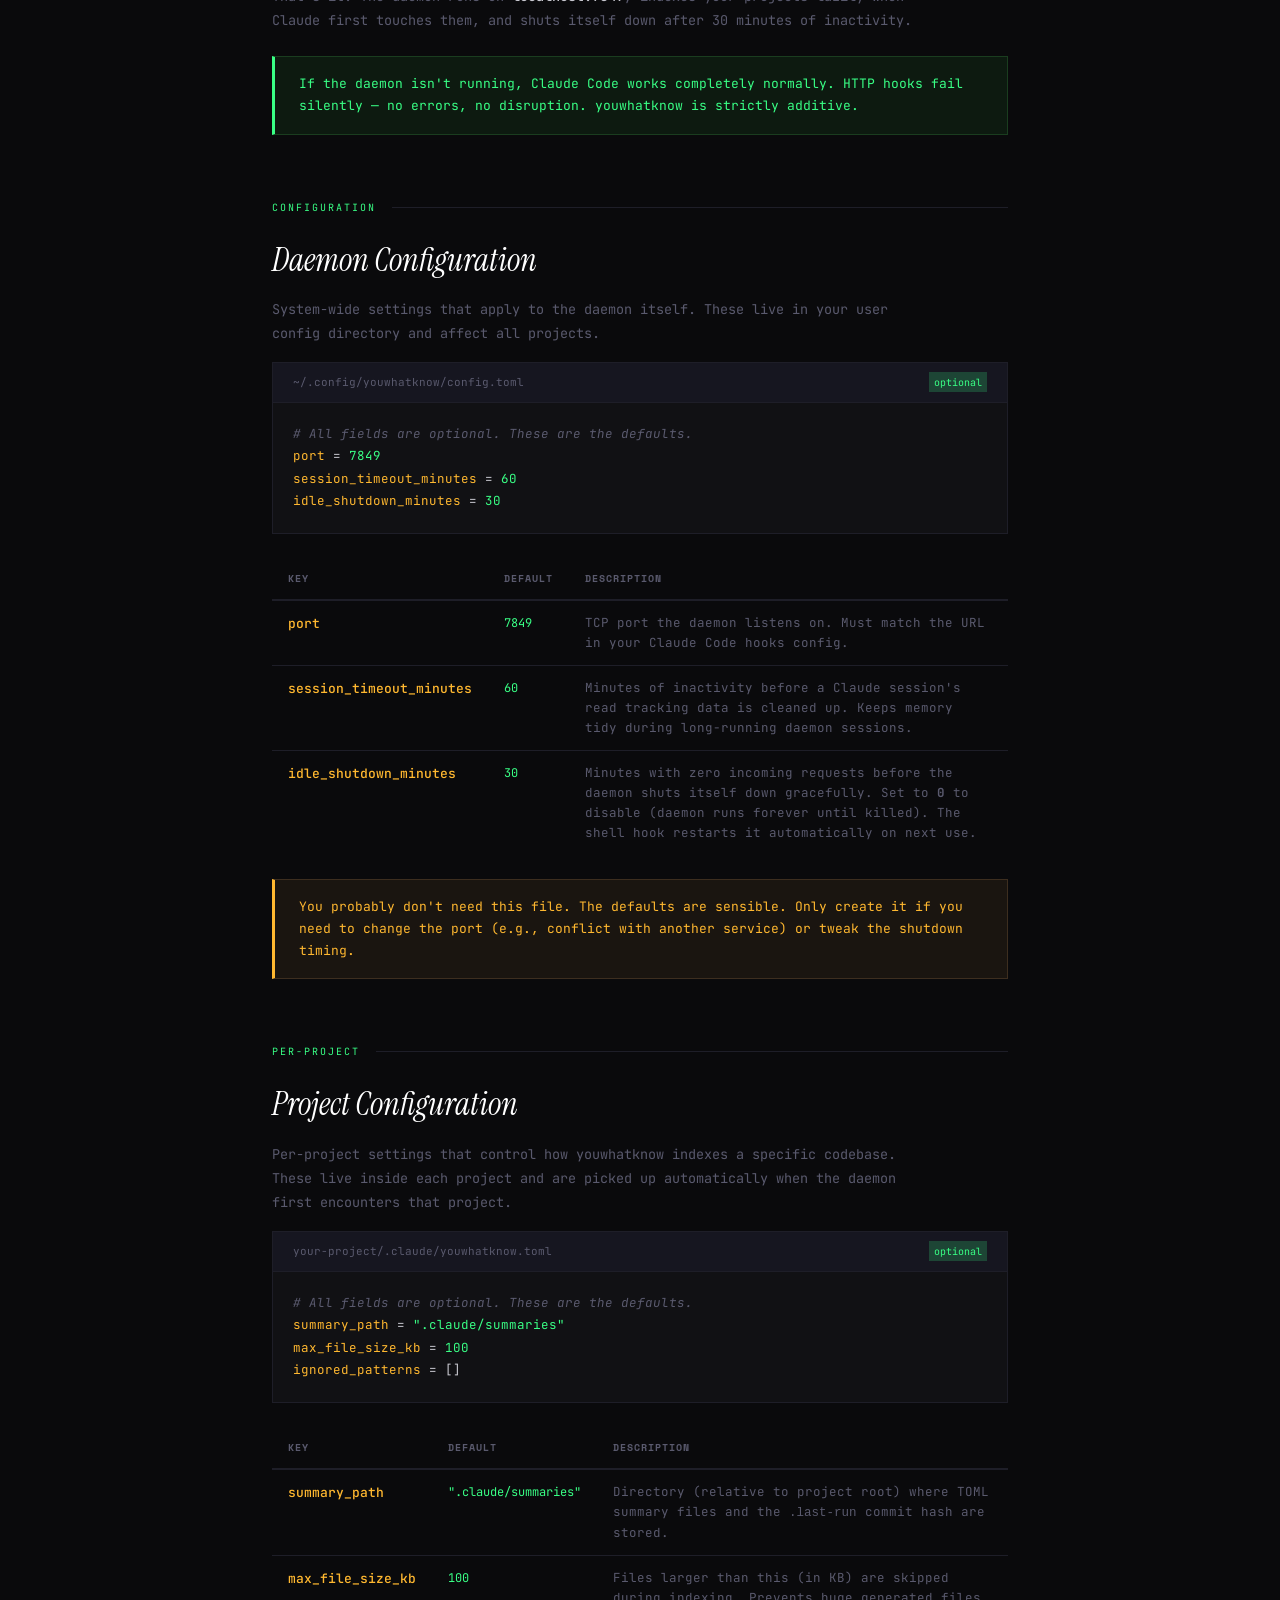
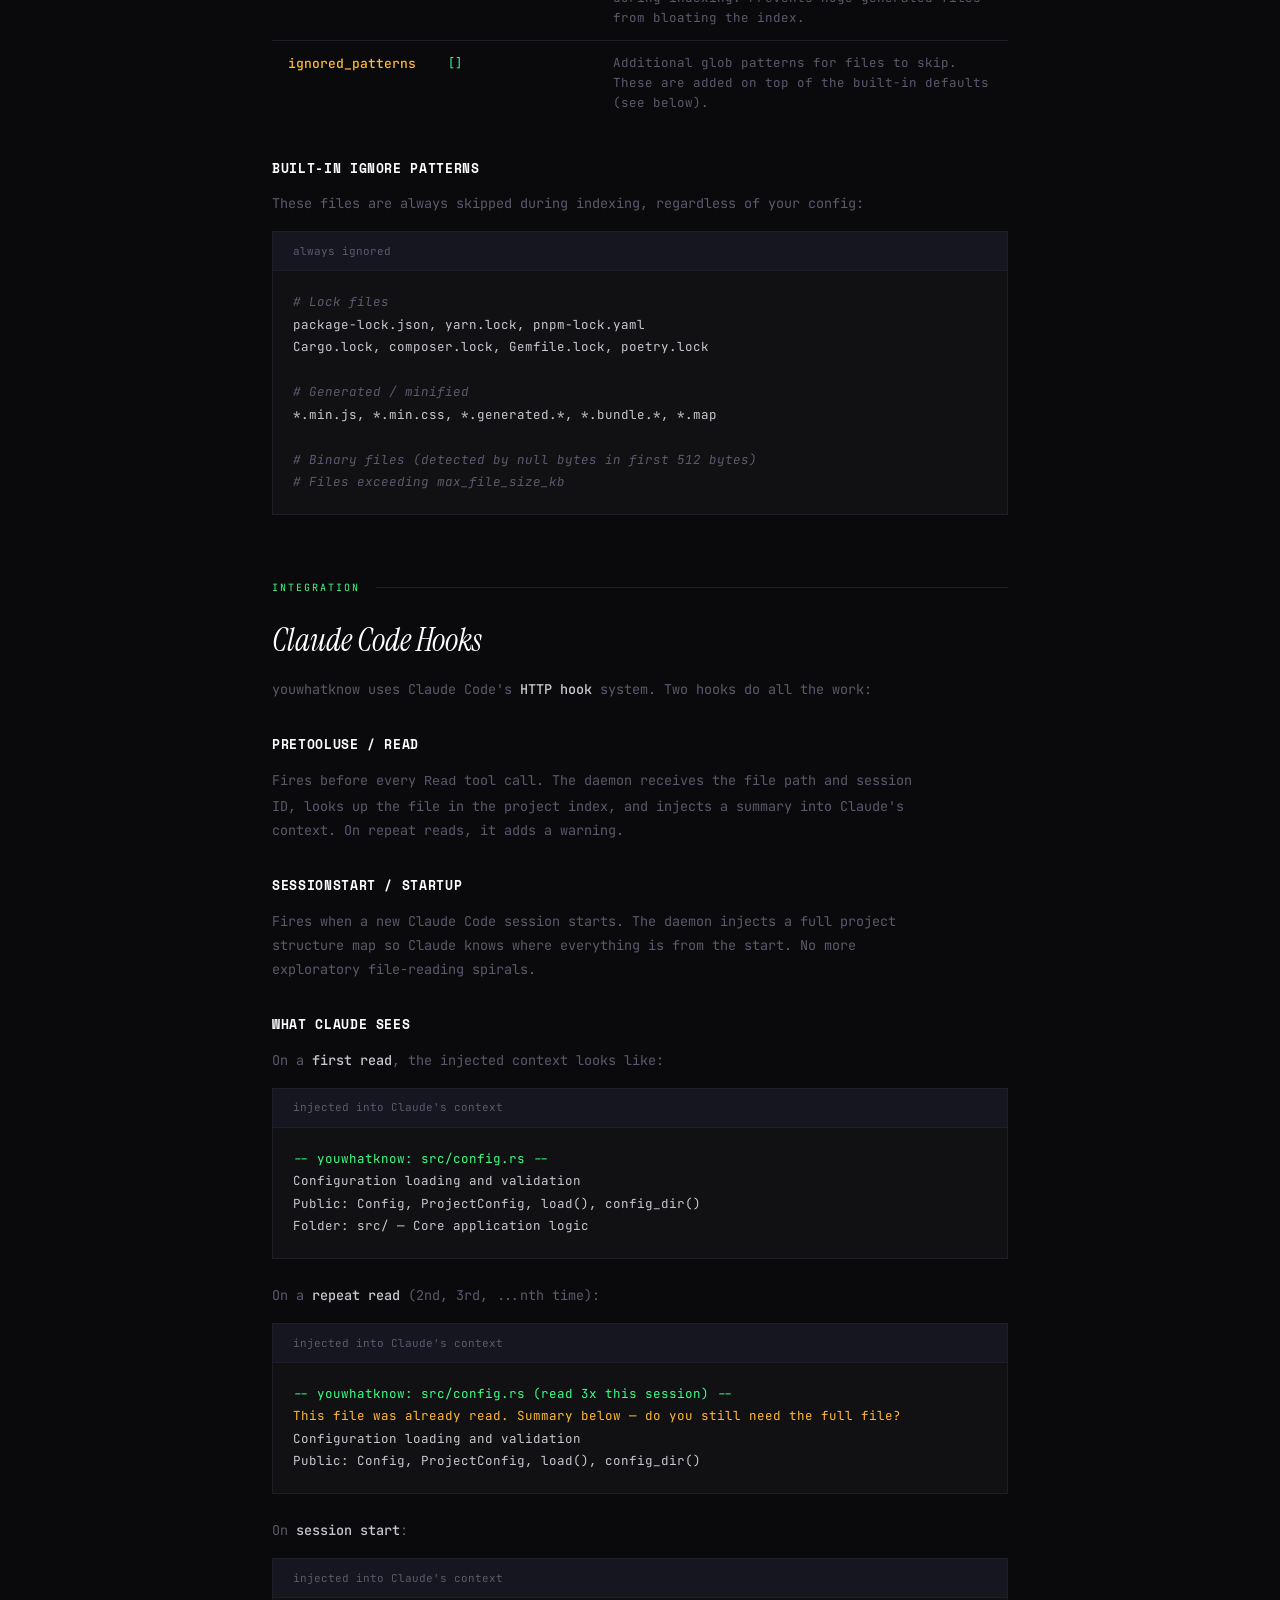
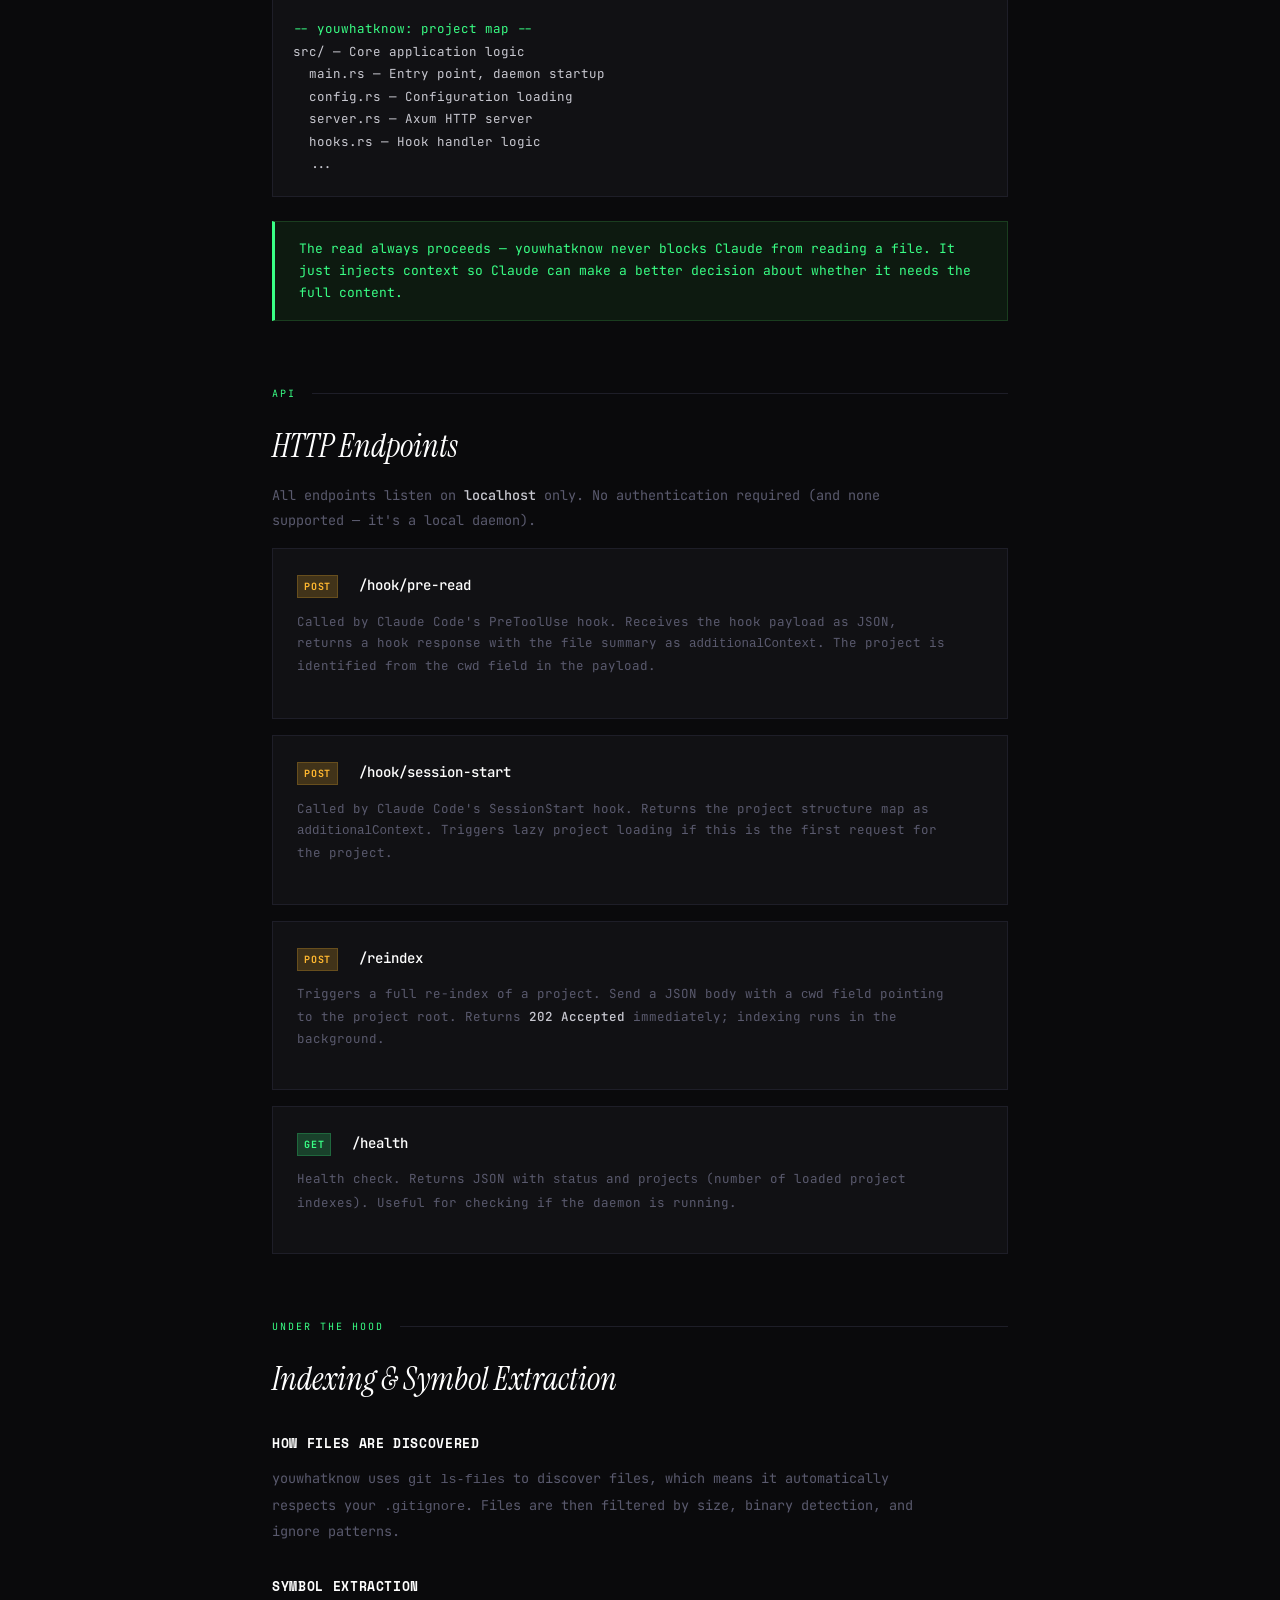
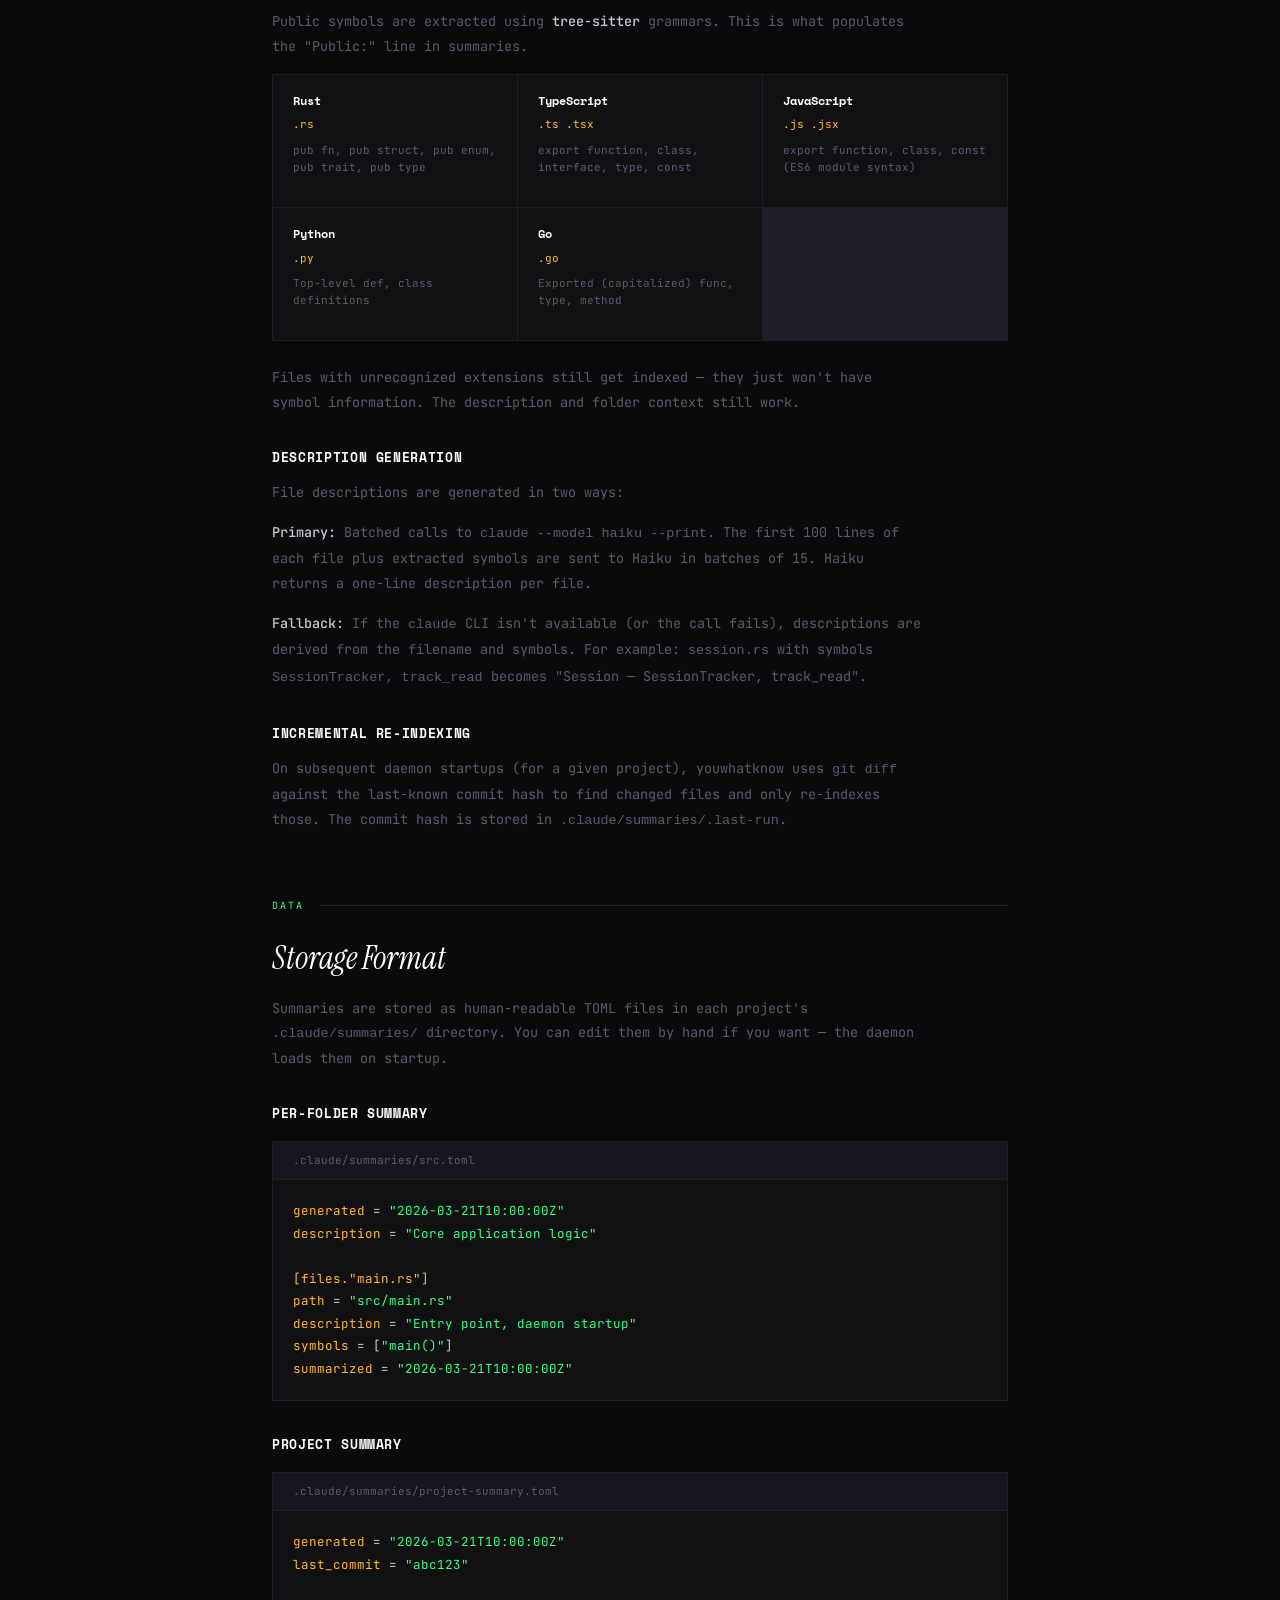
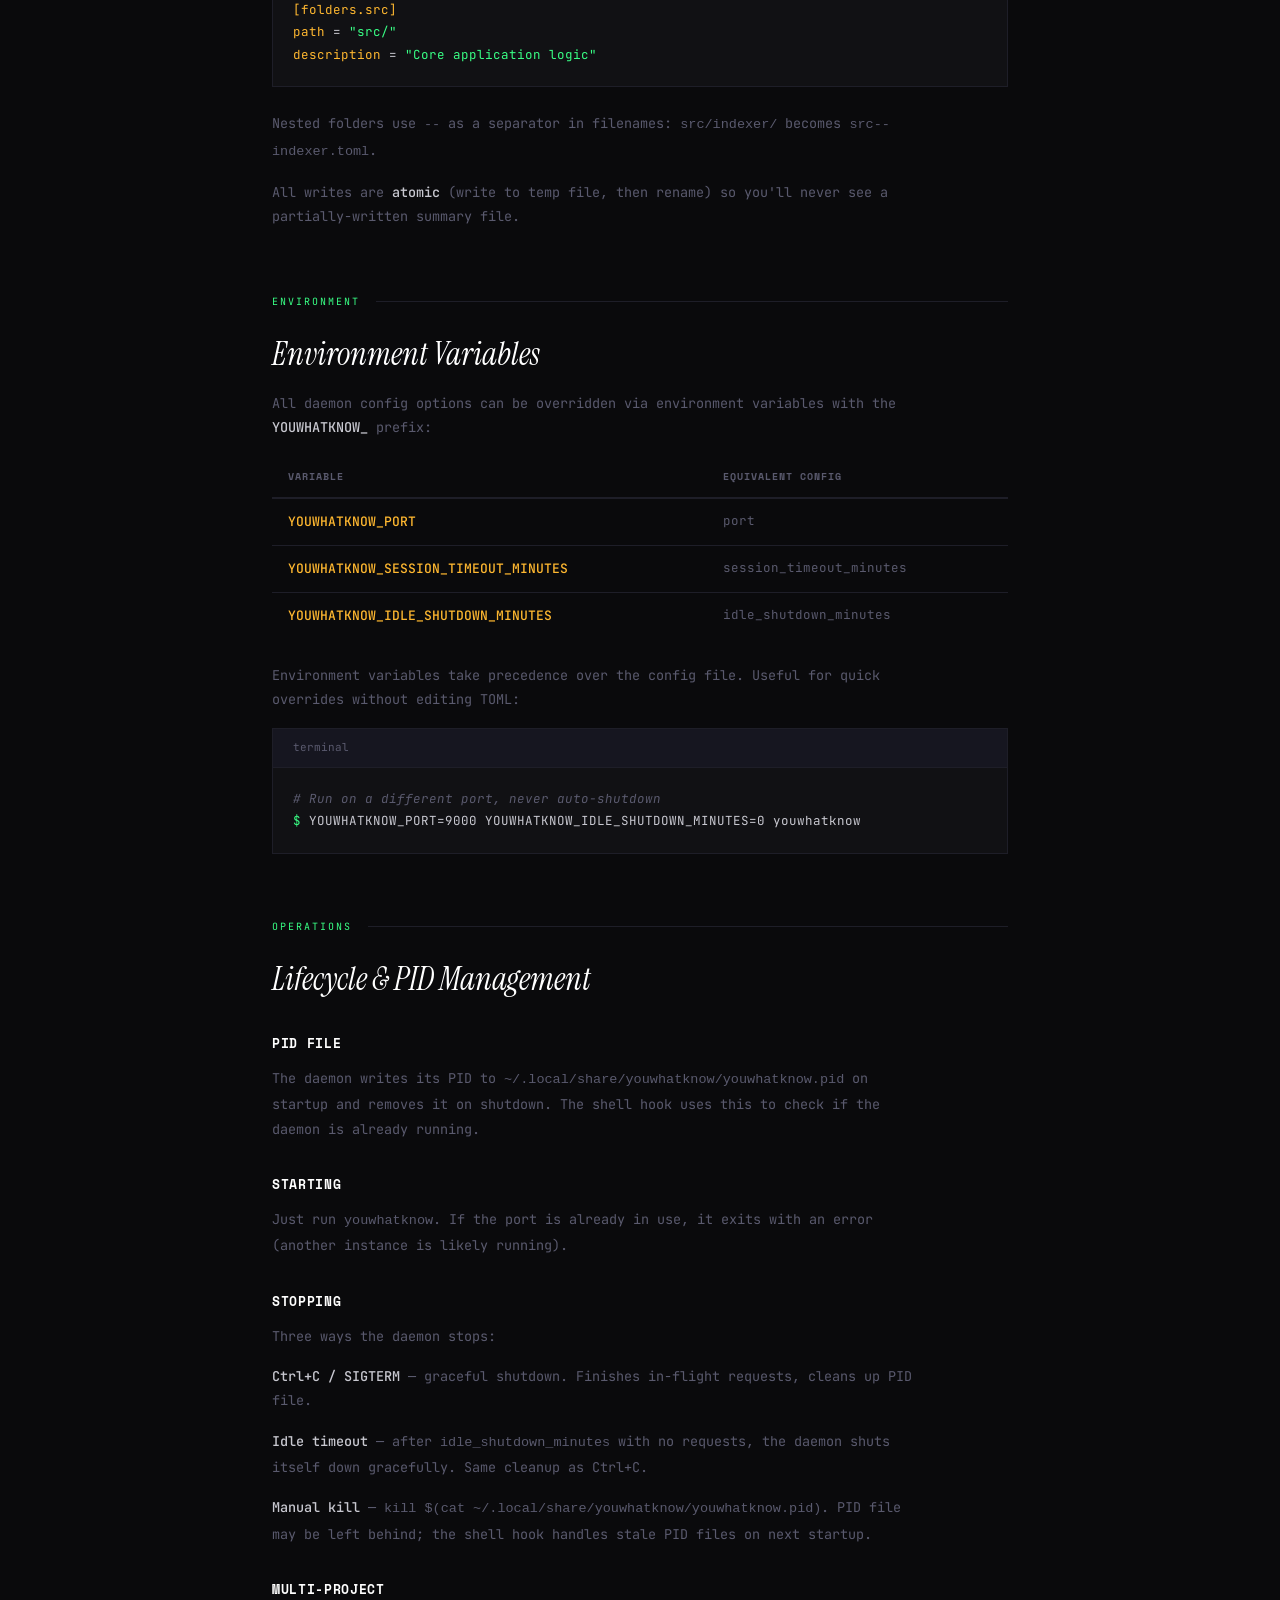
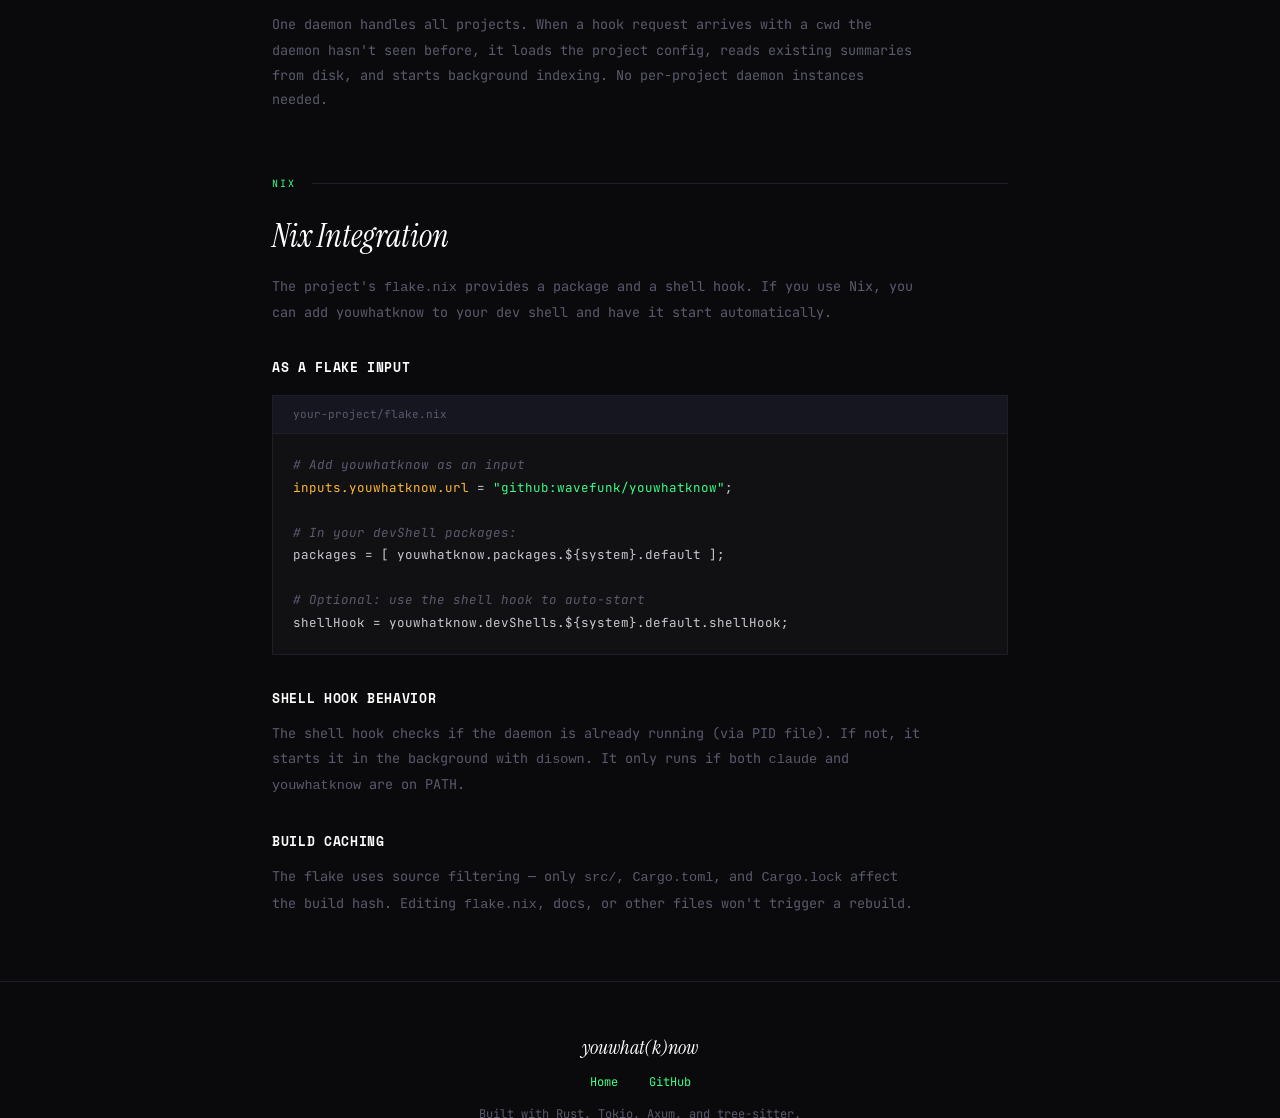
<file: website/docs.html>
<!DOCTYPE html>
<html lang="en">
<head>
    <meta charset="UTF-8">
    <meta name="viewport" content="width=device-width, initial-scale=1.0">
    <title>youwhatknow &mdash; docs</title>
    <link rel="preconnect" href="https://fonts.googleapis.com">
    <link rel="preconnect" href="https://fonts.gstatic.com" crossorigin>
    <link href="https://fonts.googleapis.com/css2?family=JetBrains+Mono:wght@300;400;500;700&family=Space+Mono:wght@400;700&family=Instrument+Serif:ital@0;1&display=swap" rel="stylesheet">
    <style>
        :root {
            --bg: #0a0a0c;
            --bg-card: #111114;
            --glow: #39ff85;
            --glow-dim: #39ff8533;
            --glow-mid: #39ff8566;
            --amber: #ffb830;
            --amber-dim: #ffb83033;
            --red: #ff4f4f;
            --text: #c8c8d0;
            --text-dim: #5a5a6e;
            --border: #1e1e28;
            --mono: 'JetBrains Mono', 'Courier New', monospace;
            --display: 'Space Mono', monospace;
            --serif: 'Instrument Serif', Georgia, serif;
        }

        * { margin: 0; padding: 0; box-sizing: border-box; }
        html { scroll-behavior: smooth; }

        body {
            background: var(--bg);
            color: var(--text);
            font-family: var(--mono);
            font-size: 15px;
            line-height: 1.7;
            overflow-x: hidden;
        }

        body::after {
            content: '';
            position: fixed;
            inset: 0;
            background: repeating-linear-gradient(0deg, transparent, transparent 2px, rgba(0,0,0,0.03) 2px, rgba(0,0,0,0.03) 4px);
            pointer-events: none;
            z-index: 9999;
        }

        a { color: var(--glow); text-decoration: none; }
        a:hover { text-decoration: underline; }
        .container { max-width: 800px; margin: 0 auto; padding: 0 2rem; }

        /* ── Nav ── */
        nav {
            padding: 1.5rem 0;
            border-bottom: 1px solid var(--border);
            margin-bottom: 4rem;
        }

        nav .container {
            display: flex;
            align-items: center;
            gap: 2rem;
        }

        .nav-logo {
            font-family: var(--serif);
            font-style: italic;
            font-size: 1.25rem;
            color: #fff;
        }

        .nav-links {
            display: flex;
            gap: 1.5rem;
            margin-left: auto;
            font-size: 12px;
        }

        /* ── Page header ── */
        .page-header {
            margin-bottom: 4rem;
        }

        .page-header h1 {
            font-family: var(--serif);
            font-size: clamp(2.5rem, 5vw, 3.5rem);
            font-weight: 400;
            font-style: italic;
            color: #fff;
            line-height: 1.2;
            margin-bottom: 1rem;
        }

        .page-header p {
            color: var(--text-dim);
            max-width: 550px;
            font-size: 14px;
        }

        /* ── TOC ── */
        .toc {
            background: var(--bg-card);
            border: 1px solid var(--border);
            padding: 1.5rem 2rem;
            margin-bottom: 4rem;
            border-left: 3px solid var(--glow);
        }

        .toc-title {
            font-family: var(--display);
            font-size: 11px;
            text-transform: uppercase;
            letter-spacing: 0.1em;
            color: var(--glow);
            margin-bottom: 0.75rem;
        }

        .toc ul {
            list-style: none;
            display: grid;
            grid-template-columns: 1fr 1fr;
            gap: 0.4rem 2rem;
        }

        .toc li { font-size: 13px; }
        .toc li::before { content: ''; }

        /* ── Sections ── */
        .doc-section {
            margin-bottom: 4rem;
            scroll-margin-top: 2rem;
        }

        .section-label {
            font-size: 10px;
            text-transform: uppercase;
            letter-spacing: 0.2em;
            color: var(--glow);
            margin-bottom: 1.5rem;
            display: flex;
            align-items: center;
            gap: 1rem;
        }

        .section-label::after {
            content: '';
            flex: 1;
            height: 1px;
            background: var(--border);
        }

        h2 {
            font-family: var(--serif);
            font-size: clamp(1.5rem, 3vw, 2rem);
            font-weight: 400;
            font-style: italic;
            color: #fff;
            margin-bottom: 1rem;
            line-height: 1.3;
        }

        h3 {
            font-family: var(--display);
            font-size: 13px;
            text-transform: uppercase;
            letter-spacing: 0.05em;
            color: #fff;
            margin: 2rem 0 0.75rem;
        }

        .doc-section p {
            color: var(--text-dim);
            font-size: 13.5px;
            line-height: 1.8;
            margin-bottom: 1rem;
            max-width: 650px;
        }

        .doc-section p strong { color: var(--text); font-weight: 500; }

        /* ── Code blocks ── */
        .code-block {
            background: var(--bg-card);
            border: 1px solid var(--border);
            overflow: hidden;
            margin: 1rem 0 1.5rem;
        }

        .code-header {
            display: flex;
            align-items: center;
            justify-content: space-between;
            padding: 0.6rem 1.25rem;
            background: #161620;
            border-bottom: 1px solid var(--border);
            font-size: 11px;
            color: var(--text-dim);
        }

        .code-tag {
            color: var(--glow);
            background: var(--glow-dim);
            padding: 0.15em 0.5em;
            font-size: 10px;
        }

        .code-body {
            padding: 1.25rem;
            font-size: 12.5px;
            line-height: 1.8;
            overflow-x: auto;
            white-space: pre;
            font-family: var(--mono);
        }

        .k { color: var(--amber); }
        .s { color: var(--glow); }
        .c { color: var(--text-dim); font-style: italic; }
        .v { color: var(--text); }

        /* ── Config table ── */
        .config-table {
            width: 100%;
            border-collapse: collapse;
            font-size: 13px;
            margin: 1rem 0 1.5rem;
        }

        .config-table th {
            text-align: left;
            font-family: var(--display);
            font-size: 10px;
            text-transform: uppercase;
            letter-spacing: 0.1em;
            color: var(--text-dim);
            padding: 0.75rem 1rem;
            border-bottom: 2px solid var(--border);
        }

        .config-table td {
            padding: 0.75rem 1rem;
            border-bottom: 1px solid var(--border);
            vertical-align: top;
        }

        .config-table tr:last-child td { border-bottom: none; }

        .config-key {
            font-weight: 500;
            color: var(--amber);
            white-space: nowrap;
        }

        .config-default {
            color: var(--glow);
            font-size: 12px;
            white-space: nowrap;
        }

        .config-desc {
            color: var(--text-dim);
            font-size: 12.5px;
            line-height: 1.6;
        }

        /* ── Endpoint cards ── */
        .endpoint {
            background: var(--bg-card);
            border: 1px solid var(--border);
            padding: 1.5rem;
            margin: 1rem 0;
        }

        .endpoint-method {
            display: inline-block;
            font-size: 10px;
            font-weight: 700;
            text-transform: uppercase;
            letter-spacing: 0.08em;
            padding: 0.2em 0.6em;
            margin-right: 0.75rem;
            border: 1px solid;
        }

        .endpoint-method.get {
            color: var(--glow);
            border-color: var(--glow-dim);
            background: var(--glow-dim);
        }

        .endpoint-method.post {
            color: var(--amber);
            border-color: var(--amber-dim);
            background: var(--amber-dim);
        }

        .endpoint-path {
            font-size: 14px;
            color: #fff;
            font-weight: 500;
        }

        .endpoint p {
            margin-top: 0.75rem;
            font-size: 12.5px;
            color: var(--text-dim);
            line-height: 1.7;
        }

        /* ── Callout ── */
        .callout {
            background: #0d1a10;
            border: 1px solid #1a3d1f;
            border-left: 3px solid var(--glow);
            padding: 1rem 1.5rem;
            margin: 1.5rem 0;
            font-size: 13px;
            color: var(--glow);
            line-height: 1.7;
        }

        .callout-warn {
            background: #1a1510;
            border-color: #3d2e1f;
            border-left-color: var(--amber);
            color: var(--amber);
        }

        /* ── File tree ── */
        .file-tree {
            font-size: 13px;
            line-height: 2;
            padding: 1rem 0;
        }

        .file-tree .dir { color: var(--amber); }
        .file-tree .file { color: var(--text-dim); }
        .file-tree .desc { color: var(--text-dim); font-size: 11px; }

        /* ── Lang table ── */
        .lang-grid {
            display: grid;
            grid-template-columns: repeat(auto-fill, minmax(200px, 1fr));
            gap: 1px;
            background: var(--border);
            border: 1px solid var(--border);
            margin: 1rem 0 1.5rem;
        }

        .lang-card {
            background: var(--bg-card);
            padding: 1rem 1.25rem;
        }

        .lang-card h4 {
            font-family: var(--display);
            font-size: 12px;
            color: #fff;
            margin-bottom: 0.25rem;
        }

        .lang-card .exts {
            font-size: 11px;
            color: var(--amber);
            margin-bottom: 0.5rem;
        }

        .lang-card p {
            font-size: 11px;
            color: var(--text-dim);
            line-height: 1.5;
        }

        /* ── Footer ── */
        footer {
            border-top: 1px solid var(--border);
            padding: 3rem 0;
            margin-top: 4rem;
            text-align: center;
        }

        footer p { font-size: 12px; color: var(--text-dim); }

        .footer-logo {
            font-family: var(--serif);
            font-style: italic;
            font-size: 1.25rem;
            color: #fff;
            margin-bottom: 0.5rem;
        }

        @media (max-width: 600px) {
            .toc ul { grid-template-columns: 1fr; }
            .lang-grid { grid-template-columns: 1fr; }
            .config-table { font-size: 12px; }
        }
    </style>
</head>
<body>

<nav>
    <div class="container">
        <a href="index.html" class="nav-logo">youwhat(k)now</a>
        <div class="nav-links">
            <a href="index.html">Home</a>
            <a href="docs.html" style="color: #fff;">Docs</a>
            <a href="https://github.com/wavefunk/youwhatknow">GitHub</a>
        </div>
    </div>
</nav>

<div class="container">

    <div class="page-header">
        <h1>Documentation</h1>
        <p>Everything you need to configure, run, and understand youwhatknow. Most of it is optional &#8212; the defaults are designed to just work.</p>
    </div>

    <div class="toc">
        <div class="toc-title">On this page</div>
        <ul>
            <li><a href="#quickstart">Quickstart</a></li>
            <li><a href="#daemon-config">Daemon Configuration</a></li>
            <li><a href="#project-config">Project Configuration</a></li>
            <li><a href="#hooks">Claude Code Hooks</a></li>
            <li><a href="#endpoints">API Endpoints</a></li>
            <li><a href="#indexing">Indexing &amp; Symbols</a></li>
            <li><a href="#storage">Storage Format</a></li>
            <li><a href="#env-vars">Environment Variables</a></li>
            <li><a href="#lifecycle">Lifecycle &amp; PID</a></li>
            <li><a href="#nix">Nix Integration</a></li>
        </ul>
    </div>

    <!-- ═══ QUICKSTART ═══ -->
    <div class="doc-section" id="quickstart">
        <div class="section-label">Getting started</div>
        <h2>Quickstart</h2>
        <p>Two things to do. One config file to paste, one command to run. That's genuinely it.</p>

        <h3>1. Tell Claude Code about youwhatknow</h3>
        <p>Add the hook config to your <strong>user-level</strong> Claude Code settings. This applies to all projects, all sessions, all subagents.</p>

        <div class="code-block">
            <div class="code-header">
                <span>~/.claude/settings.json</span>
            </div>
            <div class="code-body">{
  <span class="k">"hooks"</span>: {
    <span class="k">"PreToolUse"</span>: [{
      <span class="k">"matcher"</span>: <span class="s">"Read"</span>,
      <span class="k">"hooks"</span>: [{
        <span class="k">"type"</span>: <span class="s">"http"</span>,
        <span class="k">"url"</span>: <span class="s">"http://localhost:7849/hook/pre-read"</span>
      }]
    }],
    <span class="k">"SessionStart"</span>: [{
      <span class="k">"matcher"</span>: <span class="s">"startup"</span>,
      <span class="k">"hooks"</span>: [{
        <span class="k">"type"</span>: <span class="s">"http"</span>,
        <span class="k">"url"</span>: <span class="s">"http://localhost:7849/hook/session-start"</span>
      }]
    }]
  }
}</div>
        </div>

        <h3>2. Start the daemon</h3>
        <div class="code-block">
            <div class="code-header"><span>terminal</span></div>
            <div class="code-body"><span class="s">$</span> youwhatknow</div>
        </div>

        <p>That's it. The daemon runs on <strong>localhost:7849</strong>, indexes your projects lazily when Claude first touches them, and shuts itself down after 30 minutes of inactivity.</p>

        <div class="callout">
            If the daemon isn't running, Claude Code works completely normally. HTTP hooks fail silently &#8212; no errors, no disruption. youwhatknow is strictly additive.
        </div>
    </div>

    <!-- ═══ DAEMON CONFIG ═══ -->
    <div class="doc-section" id="daemon-config">
        <div class="section-label">Configuration</div>
        <h2>Daemon Configuration</h2>
        <p>System-wide settings that apply to the daemon itself. These live in your user config directory and affect all projects.</p>

        <div class="code-block">
            <div class="code-header">
                <span>~/.config/youwhatknow/config.toml</span>
                <span class="code-tag">optional</span>
            </div>
            <div class="code-body"><span class="c"># All fields are optional. These are the defaults.</span>
<span class="k">port</span> = <span class="s">7849</span>
<span class="k">session_timeout_minutes</span> = <span class="s">60</span>
<span class="k">idle_shutdown_minutes</span> = <span class="s">30</span></div>
        </div>

        <table class="config-table">
            <thead>
                <tr>
                    <th>Key</th>
                    <th>Default</th>
                    <th>Description</th>
                </tr>
            </thead>
            <tbody>
                <tr>
                    <td class="config-key">port</td>
                    <td class="config-default">7849</td>
                    <td class="config-desc">TCP port the daemon listens on. Must match the URL in your Claude Code hooks config.</td>
                </tr>
                <tr>
                    <td class="config-key">session_timeout_minutes</td>
                    <td class="config-default">60</td>
                    <td class="config-desc">Minutes of inactivity before a Claude session's read tracking data is cleaned up. Keeps memory tidy during long-running daemon sessions.</td>
                </tr>
                <tr>
                    <td class="config-key">idle_shutdown_minutes</td>
                    <td class="config-default">30</td>
                    <td class="config-desc">Minutes with zero incoming requests before the daemon shuts itself down gracefully. Set to <strong>0</strong> to disable (daemon runs forever until killed). The shell hook restarts it automatically on next use.</td>
                </tr>
            </tbody>
        </table>

        <div class="callout-warn callout">
            You probably don't need this file. The defaults are sensible. Only create it if you need to change the port (e.g., conflict with another service) or tweak the shutdown timing.
        </div>
    </div>

    <!-- ═══ PROJECT CONFIG ═══ -->
    <div class="doc-section" id="project-config">
        <div class="section-label">Per-project</div>
        <h2>Project Configuration</h2>
        <p>Per-project settings that control how youwhatknow indexes a specific codebase. These live inside each project and are picked up automatically when the daemon first encounters that project.</p>

        <div class="code-block">
            <div class="code-header">
                <span>your-project/.claude/youwhatknow.toml</span>
                <span class="code-tag">optional</span>
            </div>
            <div class="code-body"><span class="c"># All fields are optional. These are the defaults.</span>
<span class="k">summary_path</span> = <span class="s">".claude/summaries"</span>
<span class="k">max_file_size_kb</span> = <span class="s">100</span>
<span class="k">ignored_patterns</span> = []</div>
        </div>

        <table class="config-table">
            <thead>
                <tr>
                    <th>Key</th>
                    <th>Default</th>
                    <th>Description</th>
                </tr>
            </thead>
            <tbody>
                <tr>
                    <td class="config-key">summary_path</td>
                    <td class="config-default">".claude/summaries"</td>
                    <td class="config-desc">Directory (relative to project root) where TOML summary files and the <code>.last-run</code> commit hash are stored.</td>
                </tr>
                <tr>
                    <td class="config-key">max_file_size_kb</td>
                    <td class="config-default">100</td>
                    <td class="config-desc">Files larger than this (in KB) are skipped during indexing. Prevents huge generated files from bloating the index.</td>
                </tr>
                <tr>
                    <td class="config-key">ignored_patterns</td>
                    <td class="config-default">[]</td>
                    <td class="config-desc">Additional glob patterns for files to skip. These are added on top of the built-in defaults (see below).</td>
                </tr>
            </tbody>
        </table>

        <h3>Built-in ignore patterns</h3>
        <p>These files are always skipped during indexing, regardless of your config:</p>
        <div class="code-block">
            <div class="code-header"><span>always ignored</span></div>
            <div class="code-body"><span class="c"># Lock files</span>
<span class="v">package-lock.json, yarn.lock, pnpm-lock.yaml</span>
<span class="v">Cargo.lock, composer.lock, Gemfile.lock, poetry.lock</span>

<span class="c"># Generated / minified</span>
<span class="v">*.min.js, *.min.css, *.generated.*, *.bundle.*, *.map</span>

<span class="c"># Binary files (detected by null bytes in first 512 bytes)</span>
<span class="c"># Files exceeding max_file_size_kb</span></div>
        </div>
    </div>

    <!-- ═══ HOOKS ═══ -->
    <div class="doc-section" id="hooks">
        <div class="section-label">Integration</div>
        <h2>Claude Code Hooks</h2>
        <p>youwhatknow uses Claude Code's <strong>HTTP hook</strong> system. Two hooks do all the work:</p>

        <h3>PreToolUse / Read</h3>
        <p>Fires before every <code>Read</code> tool call. The daemon receives the file path and session ID, looks up the file in the project index, and injects a summary into Claude's context. On repeat reads, it adds a warning.</p>

        <h3>SessionStart / startup</h3>
        <p>Fires when a new Claude Code session starts. The daemon injects a full project structure map so Claude knows where everything is from the start. No more exploratory file-reading spirals.</p>

        <h3>What Claude sees</h3>
        <p>On a <strong>first read</strong>, the injected context looks like:</p>
        <div class="code-block">
            <div class="code-header"><span>injected into Claude's context</span></div>
            <div class="code-body"><span class="s">-- youwhatknow: src/config.rs --</span>
<span class="v">Configuration loading and validation</span>
<span class="v">Public: Config, ProjectConfig, load(), config_dir()</span>
<span class="v">Folder: src/ &#8212; Core application logic</span></div>
        </div>

        <p>On a <strong>repeat read</strong> (2nd, 3rd, ...nth time):</p>
        <div class="code-block">
            <div class="code-header"><span>injected into Claude's context</span></div>
            <div class="code-body"><span class="s">-- youwhatknow: src/config.rs (read 3x this session) --</span>
<span class="k">This file was already read. Summary below &#8212; do you still need the full file?</span>
<span class="v">Configuration loading and validation</span>
<span class="v">Public: Config, ProjectConfig, load(), config_dir()</span></div>
        </div>

        <p>On <strong>session start</strong>:</p>
        <div class="code-block">
            <div class="code-header"><span>injected into Claude's context</span></div>
            <div class="code-body"><span class="s">-- youwhatknow: project map --</span>
<span class="v">src/ &#8212; Core application logic</span>
<span class="v">  main.rs &#8212; Entry point, daemon startup</span>
<span class="v">  config.rs &#8212; Configuration loading</span>
<span class="v">  server.rs &#8212; Axum HTTP server</span>
<span class="v">  hooks.rs &#8212; Hook handler logic</span>
<span class="v">  ...</span></div>
        </div>

        <div class="callout">
            The read always proceeds &#8212; youwhatknow never blocks Claude from reading a file. It just injects context so Claude can make a better decision about whether it needs the full content.
        </div>
    </div>

    <!-- ═══ ENDPOINTS ═══ -->
    <div class="doc-section" id="endpoints">
        <div class="section-label">API</div>
        <h2>HTTP Endpoints</h2>
        <p>All endpoints listen on <strong>localhost</strong> only. No authentication required (and none supported &#8212; it's a local daemon).</p>

        <div class="endpoint">
            <span class="endpoint-method post">POST</span>
            <span class="endpoint-path">/hook/pre-read</span>
            <p>Called by Claude Code's PreToolUse hook. Receives the hook payload as JSON, returns a hook response with the file summary as <code>additionalContext</code>. The project is identified from the <code>cwd</code> field in the payload.</p>
        </div>

        <div class="endpoint">
            <span class="endpoint-method post">POST</span>
            <span class="endpoint-path">/hook/session-start</span>
            <p>Called by Claude Code's SessionStart hook. Returns the project structure map as <code>additionalContext</code>. Triggers lazy project loading if this is the first request for the project.</p>
        </div>

        <div class="endpoint">
            <span class="endpoint-method post">POST</span>
            <span class="endpoint-path">/reindex</span>
            <p>Triggers a full re-index of a project. Send a JSON body with a <code>cwd</code> field pointing to the project root. Returns <strong>202 Accepted</strong> immediately; indexing runs in the background.</p>
        </div>

        <div class="endpoint">
            <span class="endpoint-method get">GET</span>
            <span class="endpoint-path">/health</span>
            <p>Health check. Returns JSON with <code>status</code> and <code>projects</code> (number of loaded project indexes). Useful for checking if the daemon is running.</p>
        </div>
    </div>

    <!-- ═══ INDEXING ═══ -->
    <div class="doc-section" id="indexing">
        <div class="section-label">Under the hood</div>
        <h2>Indexing &amp; Symbol Extraction</h2>

        <h3>How files are discovered</h3>
        <p>youwhatknow uses <code>git ls-files</code> to discover files, which means it automatically respects your <code>.gitignore</code>. Files are then filtered by size, binary detection, and ignore patterns.</p>

        <h3>Symbol extraction</h3>
        <p>Public symbols are extracted using <strong>tree-sitter</strong> grammars. This is what populates the "Public:" line in summaries.</p>

        <div class="lang-grid">
            <div class="lang-card">
                <h4>Rust</h4>
                <div class="exts">.rs</div>
                <p>pub fn, pub struct, pub enum, pub trait, pub type</p>
            </div>
            <div class="lang-card">
                <h4>TypeScript</h4>
                <div class="exts">.ts .tsx</div>
                <p>export function, class, interface, type, const</p>
            </div>
            <div class="lang-card">
                <h4>JavaScript</h4>
                <div class="exts">.js .jsx</div>
                <p>export function, class, const (ES6 module syntax)</p>
            </div>
            <div class="lang-card">
                <h4>Python</h4>
                <div class="exts">.py</div>
                <p>Top-level def, class definitions</p>
            </div>
            <div class="lang-card">
                <h4>Go</h4>
                <div class="exts">.go</div>
                <p>Exported (capitalized) func, type, method</p>
            </div>
        </div>

        <p>Files with unrecognized extensions still get indexed &#8212; they just won't have symbol information. The description and folder context still work.</p>

        <h3>Description generation</h3>
        <p>File descriptions are generated in two ways:</p>
        <p><strong>Primary:</strong> Batched calls to <code>claude --model haiku --print</code>. The first 100 lines of each file plus extracted symbols are sent to Haiku in batches of 15. Haiku returns a one-line description per file.</p>
        <p><strong>Fallback:</strong> If the <code>claude</code> CLI isn't available (or the call fails), descriptions are derived from the filename and symbols. For example: <code>session.rs</code> with symbols <code>SessionTracker, track_read</code> becomes "Session &#8212; SessionTracker, track_read".</p>

        <h3>Incremental re-indexing</h3>
        <p>On subsequent daemon startups (for a given project), youwhatknow uses <code>git diff</code> against the last-known commit hash to find changed files and only re-indexes those. The commit hash is stored in <code>.claude/summaries/.last-run</code>.</p>
    </div>

    <!-- ═══ STORAGE ═══ -->
    <div class="doc-section" id="storage">
        <div class="section-label">Data</div>
        <h2>Storage Format</h2>
        <p>Summaries are stored as human-readable TOML files in each project's <code>.claude/summaries/</code> directory. You can edit them by hand if you want &#8212; the daemon loads them on startup.</p>

        <h3>Per-folder summary</h3>
        <div class="code-block">
            <div class="code-header"><span>.claude/summaries/src.toml</span></div>
            <div class="code-body"><span class="k">generated</span> = <span class="s">"2026-03-21T10:00:00Z"</span>
<span class="k">description</span> = <span class="s">"Core application logic"</span>

<span class="k">[files."main.rs"]</span>
<span class="k">path</span> = <span class="s">"src/main.rs"</span>
<span class="k">description</span> = <span class="s">"Entry point, daemon startup"</span>
<span class="k">symbols</span> = [<span class="s">"main()"</span>]
<span class="k">summarized</span> = <span class="s">"2026-03-21T10:00:00Z"</span></div>
        </div>

        <h3>Project summary</h3>
        <div class="code-block">
            <div class="code-header"><span>.claude/summaries/project-summary.toml</span></div>
            <div class="code-body"><span class="k">generated</span> = <span class="s">"2026-03-21T10:00:00Z"</span>
<span class="k">last_commit</span> = <span class="s">"abc123"</span>

<span class="k">[folders.src]</span>
<span class="k">path</span> = <span class="s">"src/"</span>
<span class="k">description</span> = <span class="s">"Core application logic"</span></div>
        </div>

        <p>Nested folders use <code>--</code> as a separator in filenames: <code>src/indexer/</code> becomes <code>src--indexer.toml</code>.</p>
        <p>All writes are <strong>atomic</strong> (write to temp file, then rename) so you'll never see a partially-written summary file.</p>
    </div>

    <!-- ═══ ENV VARS ═══ -->
    <div class="doc-section" id="env-vars">
        <div class="section-label">Environment</div>
        <h2>Environment Variables</h2>
        <p>All daemon config options can be overridden via environment variables with the <strong>YOUWHATKNOW_</strong> prefix:</p>

        <table class="config-table">
            <thead>
                <tr>
                    <th>Variable</th>
                    <th>Equivalent config</th>
                </tr>
            </thead>
            <tbody>
                <tr>
                    <td class="config-key">YOUWHATKNOW_PORT</td>
                    <td class="config-desc">port</td>
                </tr>
                <tr>
                    <td class="config-key">YOUWHATKNOW_SESSION_TIMEOUT_MINUTES</td>
                    <td class="config-desc">session_timeout_minutes</td>
                </tr>
                <tr>
                    <td class="config-key">YOUWHATKNOW_IDLE_SHUTDOWN_MINUTES</td>
                    <td class="config-desc">idle_shutdown_minutes</td>
                </tr>
            </tbody>
        </table>

        <p>Environment variables take precedence over the config file. Useful for quick overrides without editing TOML:</p>
        <div class="code-block">
            <div class="code-header"><span>terminal</span></div>
            <div class="code-body"><span class="c"># Run on a different port, never auto-shutdown</span>
<span class="s">$</span> YOUWHATKNOW_PORT=9000 YOUWHATKNOW_IDLE_SHUTDOWN_MINUTES=0 youwhatknow</div>
        </div>
    </div>

    <!-- ═══ LIFECYCLE ═══ -->
    <div class="doc-section" id="lifecycle">
        <div class="section-label">Operations</div>
        <h2>Lifecycle &amp; PID Management</h2>

        <h3>PID file</h3>
        <p>The daemon writes its PID to <code>~/.local/share/youwhatknow/youwhatknow.pid</code> on startup and removes it on shutdown. The shell hook uses this to check if the daemon is already running.</p>

        <h3>Starting</h3>
        <p>Just run <code>youwhatknow</code>. If the port is already in use, it exits with an error (another instance is likely running).</p>

        <h3>Stopping</h3>
        <p>Three ways the daemon stops:</p>
        <p><strong>Ctrl+C / SIGTERM</strong> &#8212; graceful shutdown. Finishes in-flight requests, cleans up PID file.</p>
        <p><strong>Idle timeout</strong> &#8212; after <code>idle_shutdown_minutes</code> with no requests, the daemon shuts itself down gracefully. Same cleanup as Ctrl+C.</p>
        <p><strong>Manual kill</strong> &#8212; <code>kill $(cat ~/.local/share/youwhatknow/youwhatknow.pid)</code>. PID file may be left behind; the shell hook handles stale PID files on next startup.</p>

        <h3>Multi-project</h3>
        <p>One daemon handles all projects. When a hook request arrives with a <code>cwd</code> the daemon hasn't seen before, it loads the project config, reads existing summaries from disk, and starts background indexing. No per-project daemon instances needed.</p>
    </div>

    <!-- ═══ NIX ═══ -->
    <div class="doc-section" id="nix">
        <div class="section-label">Nix</div>
        <h2>Nix Integration</h2>
        <p>The project's <code>flake.nix</code> provides a package and a shell hook. If you use Nix, you can add youwhatknow to your dev shell and have it start automatically.</p>

        <h3>As a flake input</h3>
        <div class="code-block">
            <div class="code-header"><span>your-project/flake.nix</span></div>
            <div class="code-body"><span class="c"># Add youwhatknow as an input</span>
<span class="k">inputs.youwhatknow.url</span> = <span class="s">"github:wavefunk/youwhatknow"</span>;

<span class="c"># In your devShell packages:</span>
<span class="v">packages = [ youwhatknow.packages.${system}.default ];</span>

<span class="c"># Optional: use the shell hook to auto-start</span>
<span class="v">shellHook = youwhatknow.devShells.${system}.default.shellHook;</span></div>
        </div>

        <h3>Shell hook behavior</h3>
        <p>The shell hook checks if the daemon is already running (via PID file). If not, it starts it in the background with <code>disown</code>. It only runs if both <code>claude</code> and <code>youwhatknow</code> are on PATH.</p>

        <h3>Build caching</h3>
        <p>The flake uses source filtering &#8212; only <code>src/</code>, <code>Cargo.toml</code>, and <code>Cargo.lock</code> affect the build hash. Editing <code>flake.nix</code>, docs, or other files won't trigger a rebuild.</p>
    </div>

</div>

<footer>
    <div class="container">
        <div class="footer-logo">youwhat(k)now</div>
        <p style="margin-bottom: 0.75rem;">
            <a href="index.html" style="font-size: 12px; margin-right: 1.5rem;">Home</a>
            <a href="https://github.com/wavefunk/youwhatknow" style="font-size: 12px;">GitHub</a>
        </p>
        <p>Built with Rust, Tokio, Axum, and tree-sitter.</p>
    </div>
</footer>

</body>
</html>
</file>
